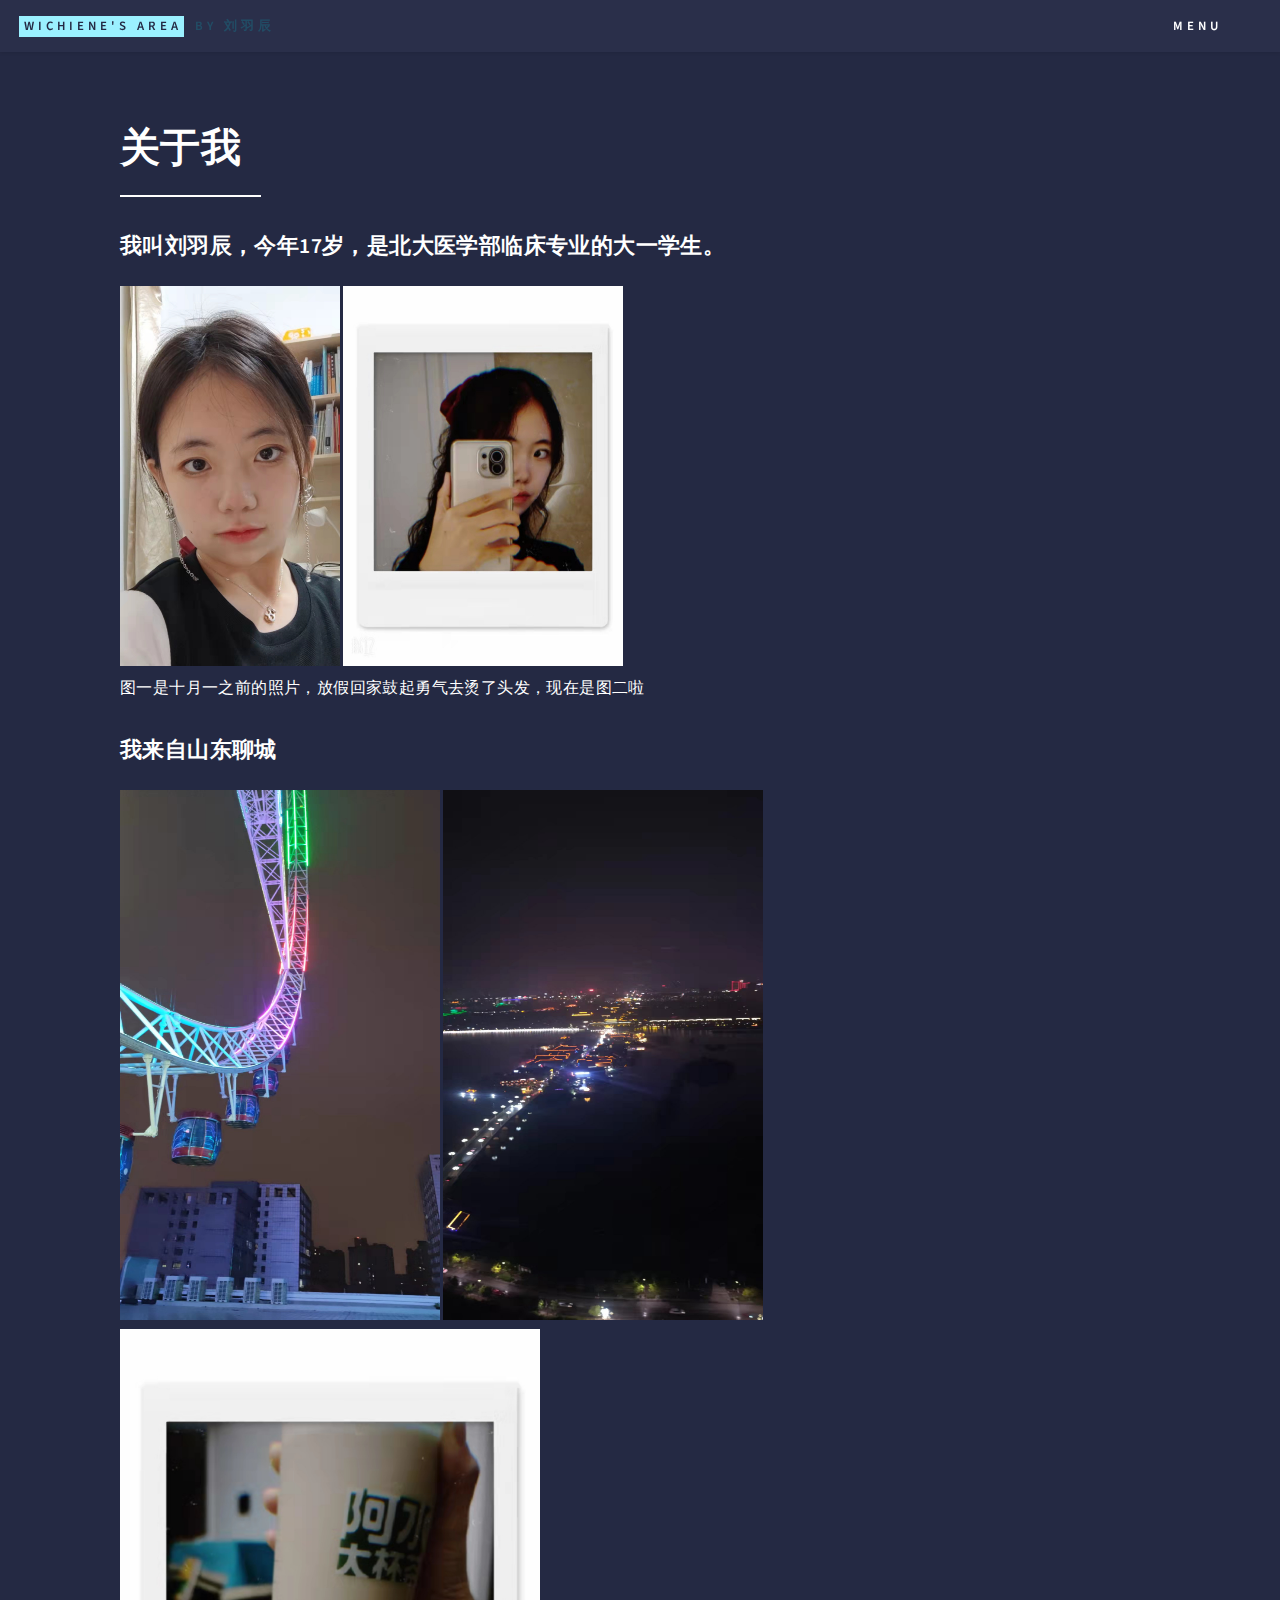
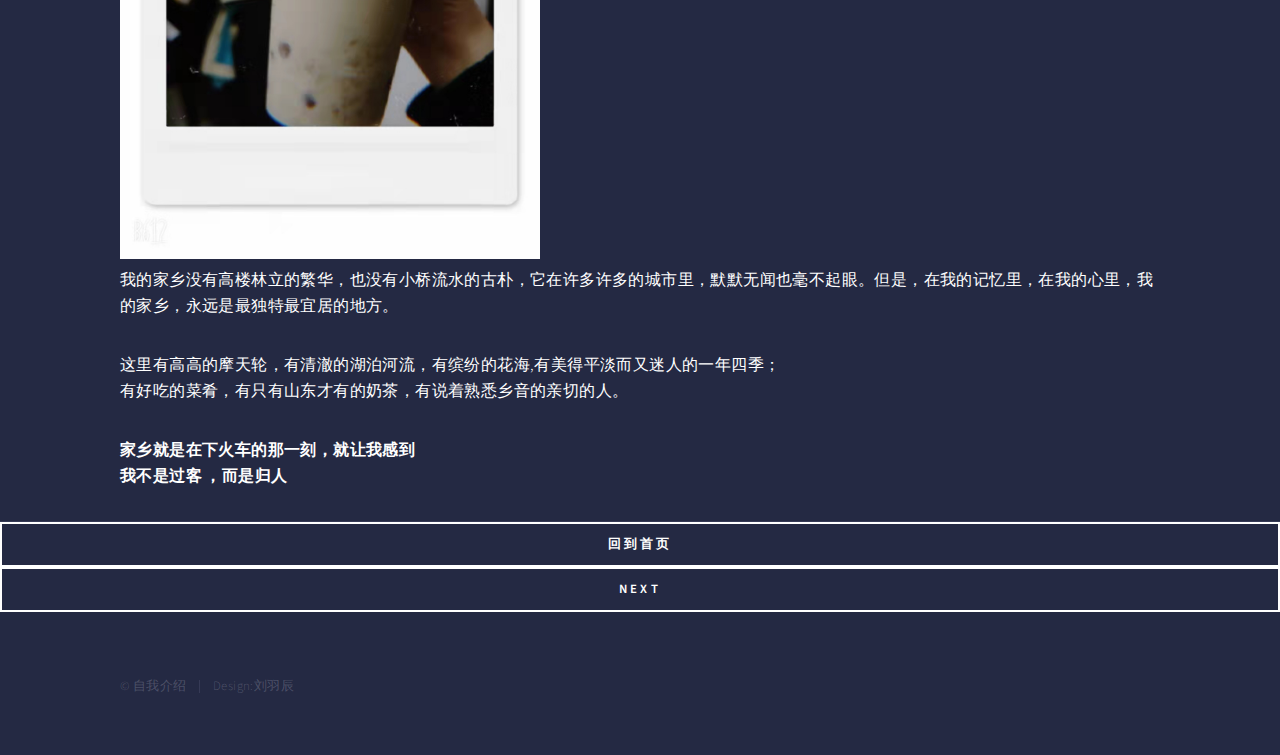
<file: AboutMe.html>
<!DOCTYPE HTML>

<html>
	<head>
		<title>About Me</title>
		<meta charset="utf-8" />
		<meta name="viewport" content="width=device-width, initial-scale=1, user-scalable=no" />
		<link rel="stylesheet" href="mainnn.css" />
		<noscript><link rel="stylesheet" href="noscript.css" /></noscript>
	</head>
	<body class="is-preload">

		<!-- Wrapper -->
			<div id="wrapper">

				<!-- Header -->
					<header id="header">
						<a href="index.html" class="logo"><strong>Wichiene's area</strong> <span>by 刘羽辰</span></a>
						<nav>
							<a href="#menu">Menu</a>
						</nav>
					</header>

				<!-- Menu -->
					<nav id="menu">
						<ul class="links">
							<li><a href="index.html">回到首页</a></li>
							<li><a href="AboutME.html">About me</a></li>
							<li><a href="MyMajor.html">My major</a></li>
							<li><a href="MyLife.html">My life</a></li>
						</ul>
						<ul class="actions stacked">
							<li><a href="#" class="button primary fit">Get Started</a></li>
							<li><a href="#" class="button fit">Log In</a></li>
						</ul>
					</nav>

				<!-- Main -->
					<div id="main" class="alt">

						<!-- One -->
							<section id="one">
								<div class="inner">
									<header class="major">
										<h1>关于我</h1>
									</header>

									<!-- Content -->
										
										<h3>我叫刘羽辰，今年17岁，是北大医学部临床专业的大一学生。</h3>
										<img src="photo1.jpg" alt="我的照片" width="220" height="380"/>
										<img src="photo2.jpg" alt="我的照片"width="280" height="380" />
										<p>图一是十月一之前的照片，放假回家鼓起勇气去烫了头发，现在是图二啦</p>
											
												<h3>我来自山东聊城</h3>
												<img src="photo3.jpg" alt="家乡的摩天轮" width="320" height="530"/>						
												<img src="photo4.jpg" alt="家乡的夜景" width="320" height="530"/>
												<img src="photo5.jpg" alt="家乡的奶茶" width="420" height="530"/>
												<p>我的家乡没有高楼林立的繁华，也没有小桥流水的古朴，它在许多许多的城市里，默默无闻也毫不起眼。但是，在我的记忆里，在我的心里，我的家乡，永远是最独特最宜居的地方。</p>
												<p>这里有高高的摩天轮，有清澈的湖泊河流，有缤纷的花海,有美得平淡而又迷人的一年四季；</br>有好吃的菜肴，有只有山东才有的奶茶，有说着熟悉乡音的亲切的人。</p>
												<b>家乡就是在下火车的那一刻，就让我感到<br/>我不是过客 ，而是归人</b>
								

								</div>
							</section>

					</div>
					<div >
							<a href="index.html"class="button fit ">回到首页</a>
							<a href="MyMajor.html"class="button fit ">NEXT</a>
							</div>
					<!-- Footer -->
					<footer id="footer">
						<div class="inner">
							<ul class="copyright">
								<li>&copy; 自我介绍</li><li>Design:刘羽辰</li>
							</ul>
						</div>
					</footer>
		<!-- Scripts -->
			<script src="jquery.min.js"></script>
			<script src="jquery.scrolly.min.js"></script>
			<script src="jquery.scrollex.min.js"></script>
			<script src="browser.min.js"></script>
			<script src="breakpoints.min.js"></script>
			<script src="util.js"></script>
			<script src="main.js"></script>

	</body>
</html>
</file>
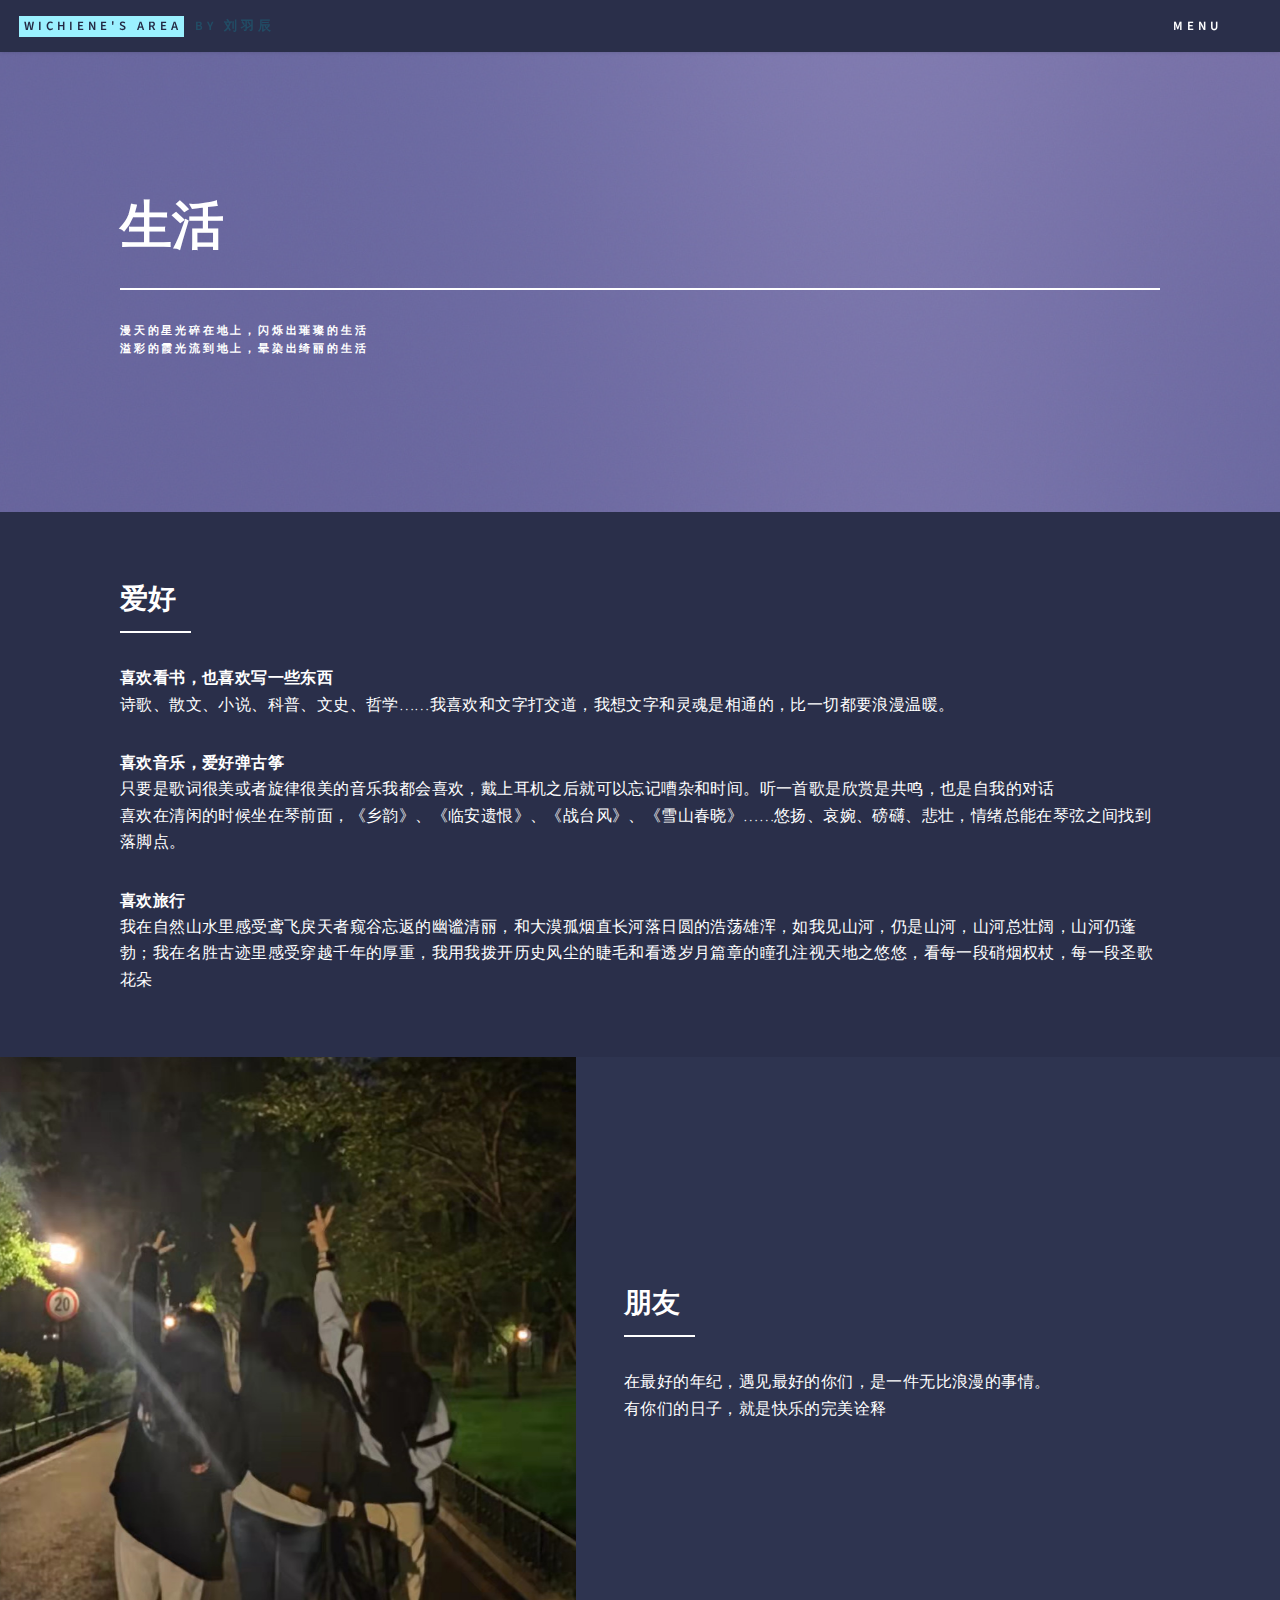
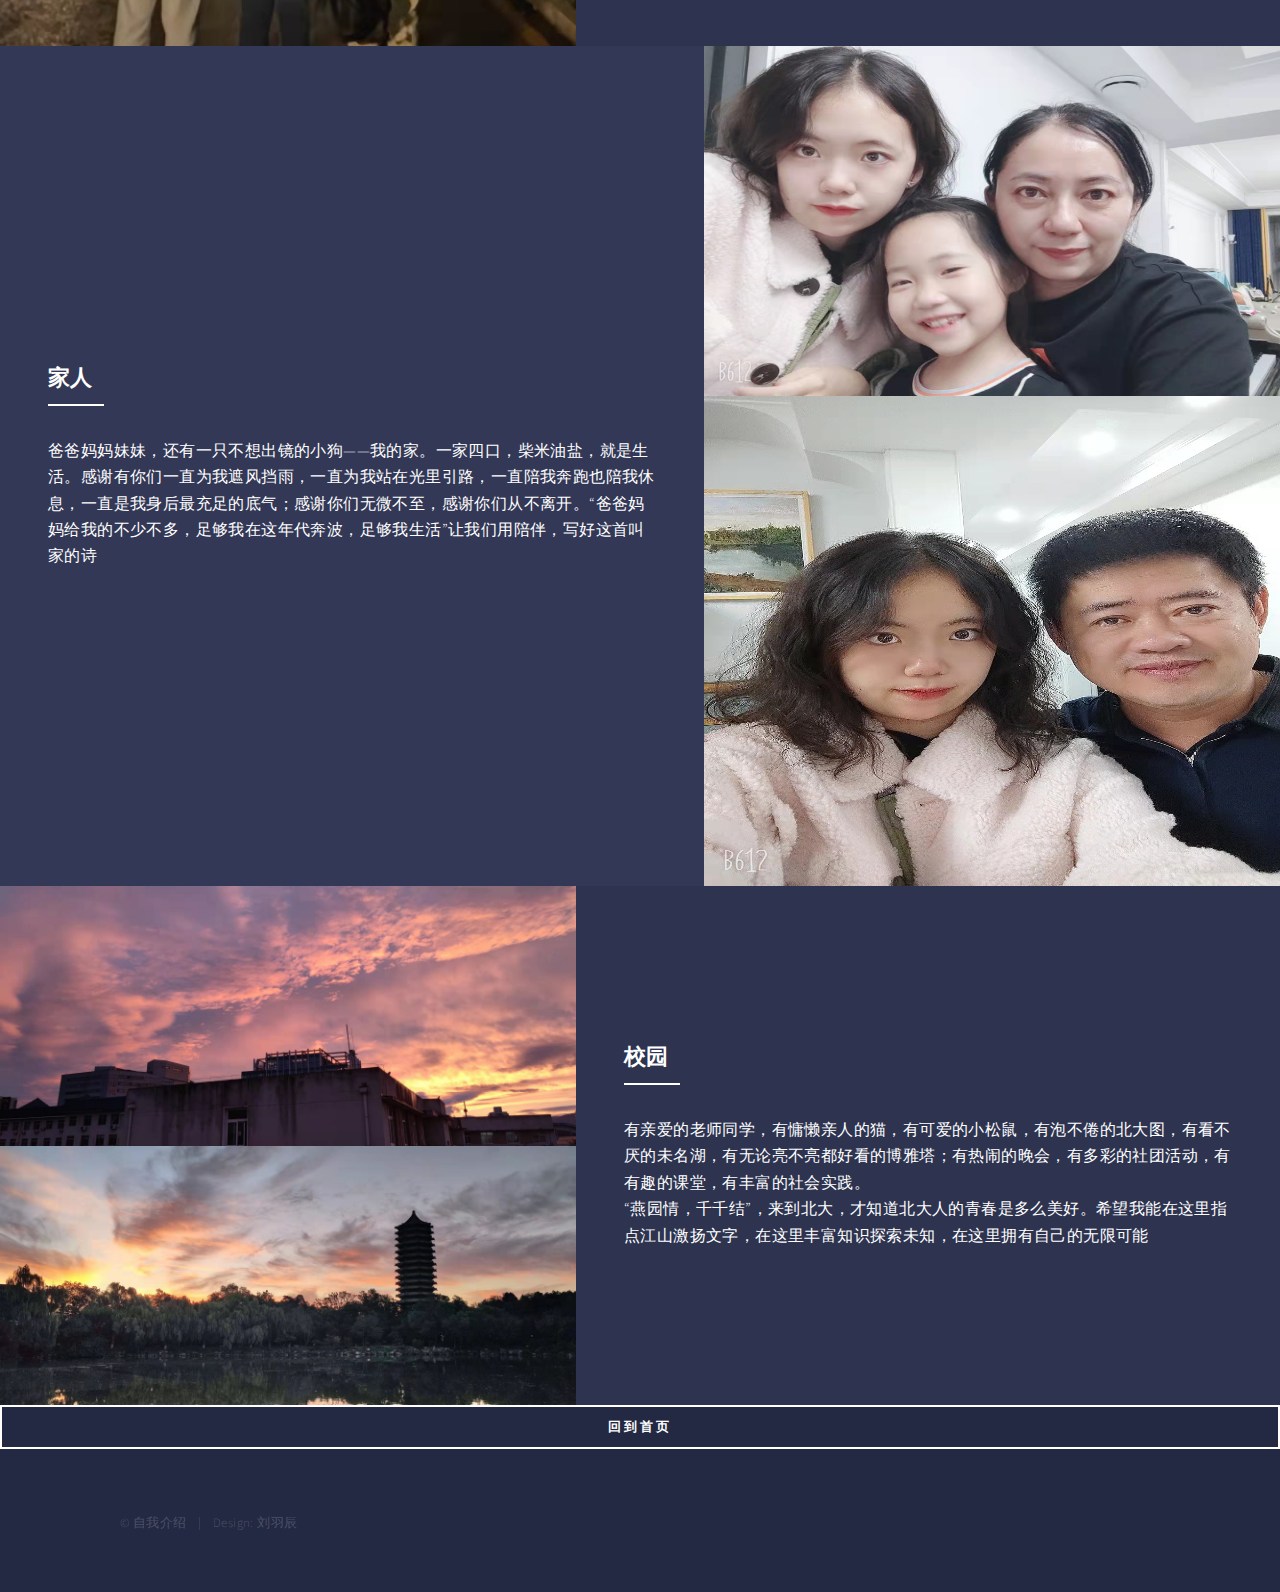
<file: MyLife.html>
<!DOCTYPE HTML>
<!--
	Forty by HTML5 UP
	html5up.net | @ajlkn
	Free for personal and commercial use under the CCA 3.0 license (html5up.net/license)
-->
<html>
	<head>
		<title>My life</title>
		<meta charset="utf-8" />
		<meta name="viewport" content="width=device-width, initial-scale=1, user-scalable=no" />
		<link rel="stylesheet" href="mainnn.css" />
		<noscript><link rel="stylesheet" href="noscript.css" /></noscript>
	</head>
	<body class="is-preload">

		<!-- Wrapper -->
			<div id="wrapper">

				<header id="header">
						<a href="index.html" class="logo"><strong>Wichiene's area</strong> <span>by 刘羽辰</span></a>
						<nav>
							<a href="#menu">Menu</a>
						</nav>
					</header>

				<!-- Menu -->
					<nav id="menu">
						<ul class="links">
							<li><a href="index.html">回到首页</a></li>
							<li><a href="AboutME.html">About me</a></li>
							<li><a href="MyMajor.html">My major</a></li>
							<li><a href="MyLife.html">My life</a></li>
						</ul>
						<ul class="actions stacked">
							<li><a href="#" class="button primary fit">Get Started</a></li>
							<li><a href="#" class="button fit">Log In</a></li>
						</ul>
					</nav>


				<!-- Banner -->
				<!-- Note: The "styleN" class below should match that of the header element. -->
					<section id="banner" class="style2">
						<div class="inner">
							<span class="image">
								<img src="pic07.jpg" alt="" />
							</span>
							<header class="major">
								<h1>生活</h1>
							</header>
							<div class="content">
								<p><b>漫天的星光碎在地上，闪烁出璀璨的生活</br>溢彩的霞光流到地上，晕染出绮丽的生活</b></p>
							</div>
						</div>
					</section>

				<!-- Main -->
					<div id="main">

						<!-- One -->
							<section id="one">
								<div class="inner">
									<header class="major">
										<h2>爱好</h2>
									</header>
									<p><b>喜欢看书，也喜欢写一些东西</b></br>诗歌、散文、小说、科普、文史、哲学……我喜欢和文字打交道，我想文字和灵魂是相通的，比一切都要浪漫温暖。</p>

									<p><b>喜欢音乐，爱好弹古筝</b></br>只要是歌词很美或者旋律很美的音乐我都会喜欢，戴上耳机之后就可以忘记嘈杂和时间。听一首歌是欣赏是共鸣，也是自我的对话</br>喜欢在清闲的时候坐在琴前面，《乡韵》、《临安遗恨》、《战台风》、《雪山春晓》……悠扬、哀婉、磅礴、悲壮，情绪总能在琴弦之间找到落脚点。</p>
									<p><b>喜欢旅行</b></br>我在自然山水里感受鸢飞戾天者窥谷忘返的幽谧清丽，和大漠孤烟直长河落日圆的浩荡雄浑，如我见山河，仍是山河，山河总壮阔，山河仍蓬勃；我在名胜古迹里感受穿越千年的厚重，我用我拨开历史风尘的睫毛和看透岁月篇章的瞳孔注视天地之悠悠，看每一段硝烟权杖，每一段圣歌花朵</p>
								</div>
							</section>

						<!-- Two -->
							<section id="two" class="spotlights">
								<section>
									<a href="generic.html" class="image">
										<img src="photo6.png" alt="" data-position="center center" />
									</a>
									<div class="content">
										<div class="inner">
											<header class="major">
												<h2>朋友</h2>
											</header>
											<p>在最好的年纪，遇见最好的你们，是一件无比浪漫的事情。</br>有你们的日子，就是快乐的完美诠释</p>
										</div>
									</div>
								</section>
								<section>
									<a href="generic.html" class="image">
										<img src="photo8.jpg" alt="" data-position="top center" width="30"height="350"/>
										<img src="photo7.jpg" alt="" data-position="top center" width="30"height="490"/>

									</a>
									<div class="content">
										<div class="inner">
											<header class="major">
												<h3>家人</h3>
											</header>
											<p>爸爸妈妈妹妹，还有一只不想出镜的小狗——我的家。一家四口，柴米油盐，就是生活。感谢有你们一直为我遮风挡雨，一直为我站在光里引路，一直陪我奔跑也陪我休息，一直是我身后最充足的底气；感谢你们无微不至，感谢你们从不离开。“爸爸妈妈给我的不少不多，足够我在这年代奔波，足够我生活”让我们用陪伴，写好这首叫家的诗</p>
											
										</div>
									</div>
								</section>
								<section>
									<a href="generic.html" class="image">
										<img src="photo9.jpg" alt="" data-position="25% 25%" />
										<img src="photo10.jpg" alt="" data-position="25% 25%" />
									</a>
									<div class="content">
										<div class="inner">
											<header class="major">
												<h3>校园</h3>
											</header>
											<p>有亲爱的老师同学，有慵懒亲人的猫，有可爱的小松鼠，有泡不倦的北大图，有看不厌的未名湖，有无论亮不亮都好看的博雅塔；有热闹的晚会，有多彩的社团活动，有有趣的课堂，有丰富的社会实践。</br>“燕园情，千千结”，来到北大，才知道北大人的青春是多么美好。希望我能在这里指点江山激扬文字，在这里丰富知识探索未知，在这里拥有自己的无限可能</p>
											
										</div>
									</div>
								</section>
							</section>

						
					</div>

				<div>
							<a href="index.html"class="button  fit">回到首页</a>
							
							</div>
			<!-- Footer -->
					<footer id="footer">
						<div class="inner">
							<ul class="copyright">
								<li>&copy; 自我介绍</li><li>Design: 刘羽辰</li>
							</ul>
						</div>
					</footer>
				

			</div>

		<!-- Scripts -->
			<script src="jquery.min.js"></script>
			<script src="jquery.scrolly.min.js"></script>
			<script src="jquery.scrollex.min.js"></script>
			<script src="browser.min.js"></script>
			<script src="breakpoints.min.js"></script>
			<script src="util.js"></script>
			<script src="main.js"></script>

	</body>
</html>
</file>
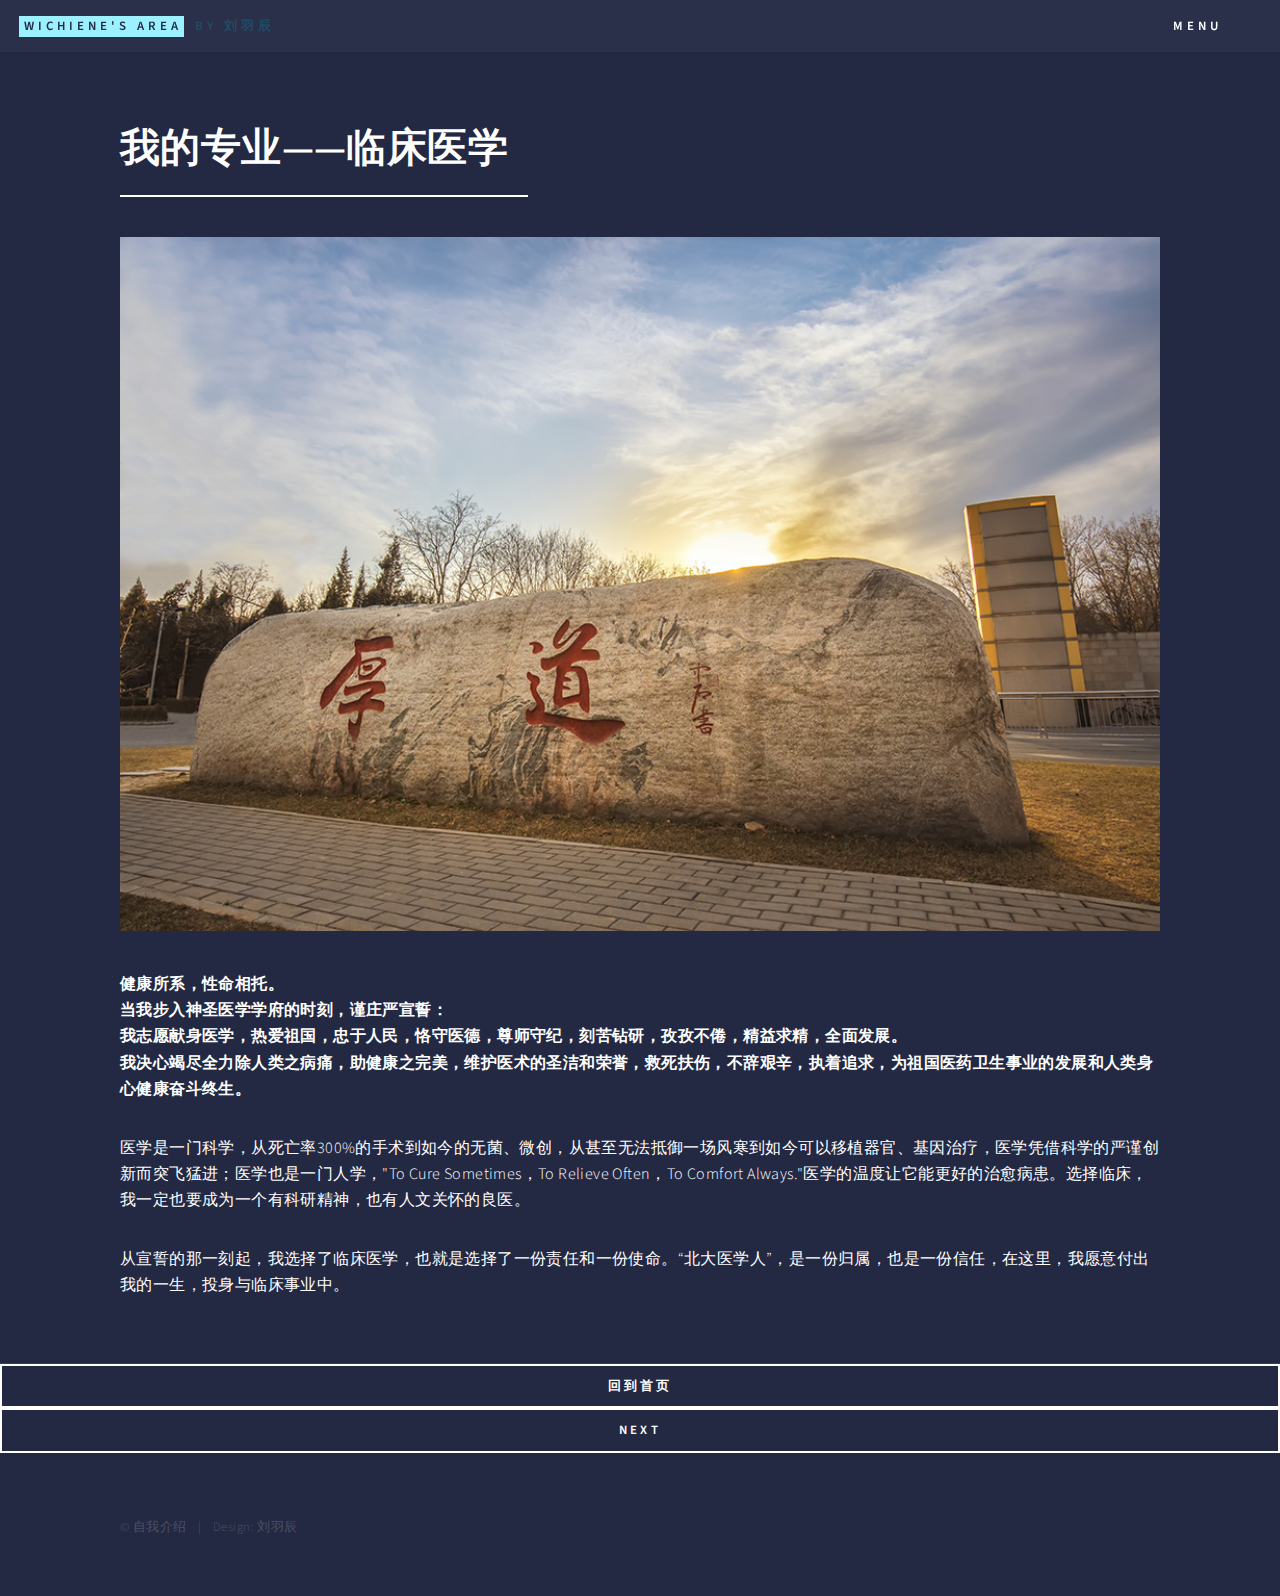
<file: MyMajor.html>
<!DOCTYPE HTML>

<html>
	<head>
		<title>My major</title>
		<meta charset="utf-8" />
		<meta name="viewport" content="width=device-width, initial-scale=1, user-scalable=no" />
		<link rel="stylesheet" href="mainnn.css" />
		<noscript><link rel="stylesheet" href="noscript.css" /></noscript>
	</head>
	<body class="is-preload">

		<!-- Wrapper -->
			<div id="wrapper">

				<!-- Header -->
					<header id="header">
						<a href="index.html" class="logo"><strong>Wichiene's area</strong> <span>by 刘羽辰</span></a>
						<nav>
							<a href="#menu">Menu</a>
						</nav>
					</header>

				<!-- Menu -->
					<nav id="menu">
						<ul class="links">
							<li><a href="index.html">回到首页</a></li>
							<li><a href="AboutME.html">About me</a></li>
							<li><a href="MyMajor.html">My major</a></li>
							<li><a href="MyLife.html">My life</a></li>
						</ul>
						<ul class="actions stacked">
							<li><a href="#" class="button primary fit">Get Started</a></li>
							<li><a href="#" class="button fit">Log In</a></li>
						</ul>
					</nav>


				<!-- Main -->
					<div id="main" class="alt">

						<!-- One -->
							<section id="one">
								<div class="inner">
									<header class="major">
										<h1>我的专业——临床医学</h1>
									</header>
									<span class="image main"><img src="photo11.jpg" alt="" /></span>
									<p><b>
										健康所系，性命相托。</br>
										当我步入神圣医学学府的时刻，谨庄严宣誓：</br>
										我志愿献身医学，热爱祖国，忠于人民，恪守医德，尊师守纪，刻苦钻研，孜孜不倦，精益求精，全面发展。</br>
										我决心竭尽全力除人类之病痛，助健康之完美，维护医术的圣洁和荣誉，救死扶伤，不辞艰辛，执着追求，为祖国医药卫生事业的发展和人类身心健康奋斗终生。</b></p>
									<p>
										医学是一门科学，从死亡率300%的手术到如今的无菌、微创，从甚至无法抵御一场风寒到如今可以移植器官、基因治疗，医学凭借科学的严谨创新而突飞猛进；医学也是一门人学，"To Cure Sometimes，To Relieve Often，To Comfort Always."医学的温度让它能更好的治愈病患。选择临床，我一定也要成为一个有科研精神，也有人文关怀的良医。</p>
									<p>
										从宣誓的那一刻起，我选择了临床医学，也就是选择了一份责任和一份使命。“北大医学人”，是一份归属，也是一份信任，在这里，我愿意付出我的一生，投身与临床事业中。
									</p>
									
								</div>
							</section>

					</div>
					<div>
							<a href="index.html"class="button  fit">回到首页</a>
							<a href="MyLife.html"class="button  fit">NEXT</a>
					</div>
				<!-- Footer -->
					<footer id="footer">
						<div class="inner">
							<ul class="copyright">
								<li>&copy; 自我介绍</li><li>Design: 刘羽辰</li>
							</ul>
						</div>
					</footer>

		<!-- Scripts -->
			<script src="jquery.min.js"></script>
			<script src="jquery.scrolly.min.js"></script>
			<script src="jquery.scrollex.min.js"></script>
			<script src="browser.min.js"></script>
			<script src="breakpoints.min.js"></script>
			<script src="util.js"></script>
			<script src="main.js"></script>

	</body>
</html>
</file>
<file: noscript.css>
/*
	Forty by HTML5 UP
	html5up.net | @ajlkn
	Free for personal and commercial use under the CCA 3.0 license (html5up.net/license)
*/

/* Banner */

	body.is-preload #banner:after {
		opacity: 0.85;
	}

	body.is-preload #banner > .inner {
		-moz-filter: none;
		-webkit-filter: none;
		-ms-filter: none;
		filter: none;
		-moz-transform: none;
		-webkit-transform: none;
		-ms-transform: none;
		transform: none;
		opacity: 1;
	}
</file>
<file: mainnn.css>
@import url(fontawesome-all.min.css);
@import url("https://fonts.googleapis.com/css?family=Source+Sans+Pro:300,300italic,600,600italic");

/*
	Forty by HTML5 UP
	html5up.net | @ajlkn
	Free for personal and commercial use under the CCA 3.0 license (html5up.net/license)
*/

html, body, div, span, applet, object,
iframe, h1, h2, h3, h4, h5, h6, p, blockquote,
pre, a, abbr, acronym, address, big, cite,
code, del, dfn, em, img, ins, kbd, q, s, samp,
small, strike, strong, sub, sup, tt, var, b,
u, i, center, dl, dt, dd, ol, ul, li, fieldset,
form, label, legend, table, caption, tbody,
tfoot, thead, tr, th, td, article, aside,
canvas, details, embed, figure, figcaption,
footer, header, hgroup, menu, nav, output, ruby,
section, summary, time, mark, audio, video {
	margin: 0;
	padding: 0;
	border: 0;
	font-size: 100%;
	font: inherit;
	vertical-align: baseline;}

article, aside, details, figcaption, figure,
footer, header, hgroup, menu, nav, section {
	display: block;}

body {
	line-height: 1;
}

ol, ul {
	list-style: none;
}

blockquote, q {
	quotes: none;
}

	blockquote:before, blockquote:after, q:before, q:after {
		content: '';
		content: none;
	}

table {
	border-collapse: collapse;
	border-spacing: 0;
}

body {
	-webkit-text-size-adjust: none;
}

mark {
	background-color: transparent;
	color: inherit;
}

input::-moz-focus-inner {
	border: 0;
	padding: 0;
}

input, select, textarea {
	-moz-appearance: none;
	-webkit-appearance: none;
	-ms-appearance: none;
	appearance: none;
}

/* Basic */

	@-ms-viewport {
		width: device-width;
	}

	body {
		-ms-overflow-style: scrollbar;
	}

	@media screen and (max-width: 480px) {

		html, body {
			min-width: 320px;
		}

	}

	html {
		box-sizing: border-box;
	}

	*, *:before, *:after {
		box-sizing: inherit;
	}

	body {
		background: #242943;
	}

		body.is-preload *, body.is-preload *:before, body.is-preload *:after {
			-moz-animation: none !important;
			-webkit-animation: none !important;
			-ms-animation: none !important;
			animation: none !important;
			-moz-transition: none !important;
			-webkit-transition: none !important;
			-ms-transition: none !important;
			transition: none !important;
		}

/* Type */

	body, input, select, textarea {
		color: #ffffff;
		font-family: "Source Sans Pro", Helvetica, sans-serif;
		font-size: 17pt;
		font-weight: 300;
		letter-spacing: 0.025em;
		line-height: 1.65;
	}

		@media screen and (max-width: 1680px) {

			body, input, select, textarea {
				font-size: 14pt;
			}

		}

		@media screen and (max-width: 1280px) {

			body, input, select, textarea {
				font-size: 12pt;
			}

		}

		@media screen and (max-width: 360px) {

			body, input, select, textarea {
				font-size: 11pt;
			}

		}

	a {
		-moz-transition: color 0.2s ease-in-out, border-bottom-color 0.2s ease-in-out;
		-webkit-transition: color 0.2s ease-in-out, border-bottom-color 0.2s ease-in-out;
		-ms-transition: color 0.2s ease-in-out, border-bottom-color 0.2s ease-in-out;
		transition: color 0.2s ease-in-out, border-bottom-color 0.2s ease-in-out;
		border-bottom: dotted 1px;
		color: inherit;
		text-decoration: none;
	}

		a:hover {
			border-bottom-color: transparent;
			color: rgba(0, 196, 210,0.2);
		}

		a:active {
			color: rgba(148, 152, 233,0.2); !important;
		}

	strong, b {
		color: #ffffff;
		font-weight: 600;
	}

	em, i {
		font-style: italic;
	}

	p {
		margin: 0 0 2em 0;
	}

	h1, h2, h3, h4, h5, h6 {
		color: #ffffff;
		font-weight: 600;
		line-height: 1.65;
		margin: 0 0 1em 0;
	}

		h1 a, h2 a, h3 a, h4 a, h5 a, h6 a {
			color: inherit;
			border-bottom: 0;
		}

	h1 {
		font-size: 2.5em;
	}

	h2 {
		font-size: 1.75em;
	}

	h3 {
		font-size: 1.35em;
	}

	h4 {
		font-size: 1.1em;
	}

	h5 {
		font-size: 0.9em;
	}

	h6 {
		font-size: 0.7em;
	}

	@media screen and (max-width: 736px) {

		h1 {
			font-size: 2em;
		}

		h2 {
			font-size: 1.5em;
		}

		h3 {
			font-size: 1.25em;
		}

	}

	sub {
		font-size: 0.8em;
		position: relative;
		top: 0.5em;
	}

	sup {
		font-size: 0.8em;
		position: relative;
		top: -0.5em;
	}

	blockquote {
		border-left: solid 4px rgba(212, 212, 255, 0.1);
		font-style: italic;
		margin: 0 0 2em 0;
		padding: 0.5em 0 0.5em 2em;
	}

	code {
		background: rgba(212, 212, 255, 0.035);
		font-family: "Courier New", monospace;
		font-size: 0.9em;
		margin: 0 0.25em;
		padding: 0.25em 0.65em;
	}

	pre {
		-webkit-overflow-scrolling: touch;
		font-family: "Courier New", monospace;
		font-size: 0.9em;
		margin: 0 0 2em 0;
	}

		pre code {
			display: block;
			line-height: 1.75;
			padding: 1em 1.5em;
			overflow-x: auto;
		}

	hr {
		border: 0;
		border-bottom: solid 1px rgba(212, 212, 255, 0.1);
		margin: 2em 0;
	}

		hr.major {
			margin: 3em 0;
		}

	.align-left {
		text-align: left;
	}

	.align-center {
		text-align: center;
	}

	.align-right {
		text-align: right;
	}

/* Row */

	.row {
		display: flex;
		flex-wrap: wrap;
		box-sizing: border-box;
		align-items: stretch;
	}

		.row > * {
			box-sizing: border-box;
		}

		.row.gtr-uniform > * > :last-child {
			margin-bottom: 0;
		}

		.row.aln-left {
			justify-content: flex-start;
		}

		.row.aln-center {
			justify-content: center;
		}

		.row.aln-right {
			justify-content: flex-end;
		}

		.row.aln-top {
			align-items: flex-start;
		}

		.row.aln-middle {
			align-items: center;
		}

		.row.aln-bottom {
			align-items: flex-end;
		}

		.row > .imp {
			order: -1;
		}

		.row > .col-1 {
			width: 8.33333%;
		}

		.row > .off-1 {
			margin-left: 8.33333%;
		}

		.row > .col-2 {
			width: 16.66667%;
		}

		.row > .off-2 {
			margin-left: 16.66667%;
		}

		.row > .col-3 {
			width: 25%;
		}

		.row > .off-3 {
			margin-left: 25%;
		}

		.row > .col-4 {
			width: 33.33333%;
		}

		.row > .off-4 {
			margin-left: 33.33333%;
		}

		.row > .col-5 {
			width: 41.66667%;
		}

		.row > .off-5 {
			margin-left: 41.66667%;
		}

		.row > .col-6 {
			width: 50%;
		}

		.row > .off-6 {
			margin-left: 50%;
		}

		.row > .col-7 {
			width: 58.33333%;
		}

		.row > .off-7 {
			margin-left: 58.33333%;
		}

		.row > .col-8 {
			width: 66.66667%;
		}

		.row > .off-8 {
			margin-left: 66.66667%;
		}

		.row > .col-9 {
			width: 75%;
		}

		.row > .off-9 {
			margin-left: 75%;
		}

		.row > .col-10 {
			width: 83.33333%;
		}

		.row > .off-10 {
			margin-left: 83.33333%;
		}

		.row > .col-11 {
			width: 91.66667%;
		}

		.row > .off-11 {
			margin-left: 91.66667%;
		}

		.row > .col-12 {
			width: 100%;
		}

		.row > .off-12 {
			margin-left: 100%;
		}

		.row.gtr-0 {
			margin-top: 0;
			margin-left: 0em;
		}

			.row.gtr-0 > * {
				padding: 0 0 0 0em;
			}

			.row.gtr-0.gtr-uniform {
				margin-top: 0em;
			}

				.row.gtr-0.gtr-uniform > * {
					padding-top: 0em;
				}

		.row.gtr-25 {
			margin-top: 0;
			margin-left: -0.5em;
		}

			.row.gtr-25 > * {
				padding: 0 0 0 0.5em;
			}

			.row.gtr-25.gtr-uniform {
				margin-top: -0.5em;
			}

				.row.gtr-25.gtr-uniform > * {
					padding-top: 0.5em;
				}

		.row.gtr-50 {
			margin-top: 0;
			margin-left: -1em;
		}

			.row.gtr-50 > * {
				padding: 0 0 0 1em;
			}

			.row.gtr-50.gtr-uniform {
				margin-top: -1em;
			}

				.row.gtr-50.gtr-uniform > * {
					padding-top: 1em;
				}

		.row {
			margin-top: 0;
			margin-left: -2em;
		}

			.row > * {
				padding: 0 0 0 2em;
			}

			.row.gtr-uniform {
				margin-top: -2em;
			}

				.row.gtr-uniform > * {
					padding-top: 2em;
				}

		.row.gtr-150 {
			margin-top: 0;
			margin-left: -3em;
		}

			.row.gtr-150 > * {
				padding: 0 0 0 3em;
			}

			.row.gtr-150.gtr-uniform {
				margin-top: -3em;
			}

				.row.gtr-150.gtr-uniform > * {
					padding-top: 3em;
				}

		.row.gtr-200 {
			margin-top: 0;
			margin-left: -4em;
		}

			.row.gtr-200 > * {
				padding: 0 0 0 4em;
			}

			.row.gtr-200.gtr-uniform {
				margin-top: -4em;
			}

				.row.gtr-200.gtr-uniform > * {
					padding-top: 4em;
				}

		@media screen and (max-width: 1680px) {

			.row {
				display: flex;
				flex-wrap: wrap;
				box-sizing: border-box;
				align-items: stretch;
			}

				.row > * {
					box-sizing: border-box;
				}

				.row.gtr-uniform > * > :last-child {
					margin-bottom: 0;
				}

				.row.aln-left {
					justify-content: flex-start;
				}

				.row.aln-center {
					justify-content: center;
				}

				.row.aln-right {
					justify-content: flex-end;
				}

				.row.aln-top {
					align-items: flex-start;
				}

				.row.aln-middle {
					align-items: center;
				}

				.row.aln-bottom {
					align-items: flex-end;
				}

				.row > .imp-xlarge {
					order: -1;
				}

				.row > .col-1-xlarge {
					width: 8.33333%;
				}

				.row > .off-1-xlarge {
					margin-left: 8.33333%;
				}

				.row > .col-2-xlarge {
					width: 16.66667%;
				}

				.row > .off-2-xlarge {
					margin-left: 16.66667%;
				}

				.row > .col-3-xlarge {
					width: 25%;
				}

				.row > .off-3-xlarge {
					margin-left: 25%;
				}

				.row > .col-4-xlarge {
					width: 33.33333%;
				}

				.row > .off-4-xlarge {
					margin-left: 33.33333%;
				}

				.row > .col-5-xlarge {
					width: 41.66667%;
				}

				.row > .off-5-xlarge {
					margin-left: 41.66667%;
				}

				.row > .col-6-xlarge {
					width: 50%;
				}

				.row > .off-6-xlarge {
					margin-left: 50%;
				}

				.row > .col-7-xlarge {
					width: 58.33333%;
				}

				.row > .off-7-xlarge {
					margin-left: 58.33333%;
				}

				.row > .col-8-xlarge {
					width: 66.66667%;
				}

				.row > .off-8-xlarge {
					margin-left: 66.66667%;
				}

				.row > .col-9-xlarge {
					width: 75%;
				}

				.row > .off-9-xlarge {
					margin-left: 75%;
				}

				.row > .col-10-xlarge {
					width: 83.33333%;
				}

				.row > .off-10-xlarge {
					margin-left: 83.33333%;
				}

				.row > .col-11-xlarge {
					width: 91.66667%;
				}

				.row > .off-11-xlarge {
					margin-left: 91.66667%;
				}

				.row > .col-12-xlarge {
					width: 100%;
				}

				.row > .off-12-xlarge {
					margin-left: 100%;
				}

				.row.gtr-0 {
					margin-top: 0;
					margin-left: 0em;
				}

					.row.gtr-0 > * {
						padding: 0 0 0 0em;
					}

					.row.gtr-0.gtr-uniform {
						margin-top: 0em;
					}

						.row.gtr-0.gtr-uniform > * {
							padding-top: 0em;
						}

				.row.gtr-25 {
					margin-top: 0;
					margin-left: -0.5em;
				}

					.row.gtr-25 > * {
						padding: 0 0 0 0.5em;
					}

					.row.gtr-25.gtr-uniform {
						margin-top: -0.5em;
					}

						.row.gtr-25.gtr-uniform > * {
							padding-top: 0.5em;
						}

				.row.gtr-50 {
					margin-top: 0;
					margin-left: -1em;
				}

					.row.gtr-50 > * {
						padding: 0 0 0 1em;
					}

					.row.gtr-50.gtr-uniform {
						margin-top: -1em;
					}

						.row.gtr-50.gtr-uniform > * {
							padding-top: 1em;
						}

				.row {
					margin-top: 0;
					margin-left: -2em;
				}

					.row > * {
						padding: 0 0 0 2em;
					}

					.row.gtr-uniform {
						margin-top: -2em;
					}

						.row.gtr-uniform > * {
							padding-top: 2em;
						}

				.row.gtr-150 {
					margin-top: 0;
					margin-left: -3em;
				}

					.row.gtr-150 > * {
						padding: 0 0 0 3em;
					}

					.row.gtr-150.gtr-uniform {
						margin-top: -3em;
					}

						.row.gtr-150.gtr-uniform > * {
							padding-top: 3em;
						}

				.row.gtr-200 {
					margin-top: 0;
					margin-left: -4em;
				}

					.row.gtr-200 > * {
						padding: 0 0 0 4em;
					}

					.row.gtr-200.gtr-uniform {
						margin-top: -4em;
					}

						.row.gtr-200.gtr-uniform > * {
							padding-top: 4em;
						}

		}

		@media screen and (max-width: 1280px) {

			.row {
				display: flex;
				flex-wrap: wrap;
				box-sizing: border-box;
				align-items: stretch;
			}

				.row > * {
					box-sizing: border-box;
				}

				.row.gtr-uniform > * > :last-child {
					margin-bottom: 0;
				}

				.row.aln-left {
					justify-content: flex-start;
				}

				.row.aln-center {
					justify-content: center;
				}

				.row.aln-right {
					justify-content: flex-end;
				}

				.row.aln-top {
					align-items: flex-start;
				}

				.row.aln-middle {
					align-items: center;
				}

				.row.aln-bottom {
					align-items: flex-end;
				}

				.row > .imp-large {
					order: -1;
				}

				.row > .col-1-large {
					width: 8.33333%;
				}

				.row > .off-1-large {
					margin-left: 8.33333%;
				}

				.row > .col-2-large {
					width: 16.66667%;
				}

				.row > .off-2-large {
					margin-left: 16.66667%;
				}

				.row > .col-3-large {
					width: 25%;
				}

				.row > .off-3-large {
					margin-left: 25%;
				}

				.row > .col-4-large {
					width: 33.33333%;
				}

				.row > .off-4-large {
					margin-left: 33.33333%;
				}

				.row > .col-5-large {
					width: 41.66667%;
				}

				.row > .off-5-large {
					margin-left: 41.66667%;
				}

				.row > .col-6-large {
					width: 50%;
				}

				.row > .off-6-large {
					margin-left: 50%;
				}

				.row > .col-7-large {
					width: 58.33333%;
				}

				.row > .off-7-large {
					margin-left: 58.33333%;
				}

				.row > .col-8-large {
					width: 66.66667%;
				}

				.row > .off-8-large {
					margin-left: 66.66667%;
				}

				.row > .col-9-large {
					width: 75%;
				}

				.row > .off-9-large {
					margin-left: 75%;
				}

				.row > .col-10-large {
					width: 83.33333%;
				}

				.row > .off-10-large {
					margin-left: 83.33333%;
				}

				.row > .col-11-large {
					width: 91.66667%;
				}

				.row > .off-11-large {
					margin-left: 91.66667%;
				}

				.row > .col-12-large {
					width: 100%;
				}

				.row > .off-12-large {
					margin-left: 100%;
				}

				.row.gtr-0 {
					margin-top: 0;
					margin-left: 0em;
				}

					.row.gtr-0 > * {
						padding: 0 0 0 0em;
					}

					.row.gtr-0.gtr-uniform {
						margin-top: 0em;
					}

						.row.gtr-0.gtr-uniform > * {
							padding-top: 0em;
						}

				.row.gtr-25 {
					margin-top: 0;
					margin-left: -0.375em;
				}

					.row.gtr-25 > * {
						padding: 0 0 0 0.375em;
					}

					.row.gtr-25.gtr-uniform {
						margin-top: -0.375em;
					}

						.row.gtr-25.gtr-uniform > * {
							padding-top: 0.375em;
						}

				.row.gtr-50 {
					margin-top: 0;
					margin-left: -0.75em;
				}

					.row.gtr-50 > * {
						padding: 0 0 0 0.75em;
					}

					.row.gtr-50.gtr-uniform {
						margin-top: -0.75em;
					}

						.row.gtr-50.gtr-uniform > * {
							padding-top: 0.75em;
						}

				.row {
					margin-top: 0;
					margin-left: -1.5em;
				}

					.row > * {
						padding: 0 0 0 1.5em;
					}

					.row.gtr-uniform {
						margin-top: -1.5em;
					}

						.row.gtr-uniform > * {
							padding-top: 1.5em;
						}

				.row.gtr-150 {
					margin-top: 0;
					margin-left: -2.25em;
				}

					.row.gtr-150 > * {
						padding: 0 0 0 2.25em;
					}

					.row.gtr-150.gtr-uniform {
						margin-top: -2.25em;
					}

						.row.gtr-150.gtr-uniform > * {
							padding-top: 2.25em;
						}

				.row.gtr-200 {
					margin-top: 0;
					margin-left: -3em;
				}

					.row.gtr-200 > * {
						padding: 0 0 0 3em;
					}

					.row.gtr-200.gtr-uniform {
						margin-top: -3em;
					}

						.row.gtr-200.gtr-uniform > * {
							padding-top: 3em;
						}

		}

		@media screen and (max-width: 980px) {

			.row {
				display: flex;
				flex-wrap: wrap;
				box-sizing: border-box;
				align-items: stretch;
			}

				.row > * {
					box-sizing: border-box;
				}

				.row.gtr-uniform > * > :last-child {
					margin-bottom: 0;
				}

				.row.aln-left {
					justify-content: flex-start;
				}

				.row.aln-center {
					justify-content: center;
				}

				.row.aln-right {
					justify-content: flex-end;
				}

				.row.aln-top {
					align-items: flex-start;
				}

				.row.aln-middle {
					align-items: center;
				}

				.row.aln-bottom {
					align-items: flex-end;
				}

				.row > .imp-medium {
					order: -1;
				}

				.row > .col-1-medium {
					width: 8.33333%;
				}

				.row > .off-1-medium {
					margin-left: 8.33333%;
				}

				.row > .col-2-medium {
					width: 16.66667%;
				}

				.row > .off-2-medium {
					margin-left: 16.66667%;
				}

				.row > .col-3-medium {
					width: 25%;
				}

				.row > .off-3-medium {
					margin-left: 25%;
				}

				.row > .col-4-medium {
					width: 33.33333%;
				}

				.row > .off-4-medium {
					margin-left: 33.33333%;
				}

				.row > .col-5-medium {
					width: 41.66667%;
				}

				.row > .off-5-medium {
					margin-left: 41.66667%;
				}

				.row > .col-6-medium {
					width: 50%;
				}

				.row > .off-6-medium {
					margin-left: 50%;
				}

				.row > .col-7-medium {
					width: 58.33333%;
				}

				.row > .off-7-medium {
					margin-left: 58.33333%;
				}

				.row > .col-8-medium {
					width: 66.66667%;
				}

				.row > .off-8-medium {
					margin-left: 66.66667%;
				}

				.row > .col-9-medium {
					width: 75%;
				}

				.row > .off-9-medium {
					margin-left: 75%;
				}

				.row > .col-10-medium {
					width: 83.33333%;
				}

				.row > .off-10-medium {
					margin-left: 83.33333%;
				}

				.row > .col-11-medium {
					width: 91.66667%;
				}

				.row > .off-11-medium {
					margin-left: 91.66667%;
				}

				.row > .col-12-medium {
					width: 100%;
				}

				.row > .off-12-medium {
					margin-left: 100%;
				}

				.row.gtr-0 {
					margin-top: 0;
					margin-left: 0em;
				}

					.row.gtr-0 > * {
						padding: 0 0 0 0em;
					}

					.row.gtr-0.gtr-uniform {
						margin-top: 0em;
					}

						.row.gtr-0.gtr-uniform > * {
							padding-top: 0em;
						}

				.row.gtr-25 {
					margin-top: 0;
					margin-left: -0.375em;
				}

					.row.gtr-25 > * {
						padding: 0 0 0 0.375em;
					}

					.row.gtr-25.gtr-uniform {
						margin-top: -0.375em;
					}

						.row.gtr-25.gtr-uniform > * {
							padding-top: 0.375em;
						}

				.row.gtr-50 {
					margin-top: 0;
					margin-left: -0.75em;
				}

					.row.gtr-50 > * {
						padding: 0 0 0 0.75em;
					}

					.row.gtr-50.gtr-uniform {
						margin-top: -0.75em;
					}

						.row.gtr-50.gtr-uniform > * {
							padding-top: 0.75em;
						}

				.row {
					margin-top: 0;
					margin-left: -1.5em;
				}

					.row > * {
						padding: 0 0 0 1.5em;
					}

					.row.gtr-uniform {
						margin-top: -1.5em;
					}

						.row.gtr-uniform > * {
							padding-top: 1.5em;
						}

				.row.gtr-150 {
					margin-top: 0;
					margin-left: -2.25em;
				}

					.row.gtr-150 > * {
						padding: 0 0 0 2.25em;
					}

					.row.gtr-150.gtr-uniform {
						margin-top: -2.25em;
					}

						.row.gtr-150.gtr-uniform > * {
							padding-top: 2.25em;
						}

				.row.gtr-200 {
					margin-top: 0;
					margin-left: -3em;
				}

					.row.gtr-200 > * {
						padding: 0 0 0 3em;
					}

					.row.gtr-200.gtr-uniform {
						margin-top: -3em;
					}

						.row.gtr-200.gtr-uniform > * {
							padding-top: 3em;
						}

		}

		@media screen and (max-width: 736px) {

			.row {
				display: flex;
				flex-wrap: wrap;
				box-sizing: border-box;
				align-items: stretch;
			}

				.row > * {
					box-sizing: border-box;
				}

				.row.gtr-uniform > * > :last-child {
					margin-bottom: 0;
				}

				.row.aln-left {
					justify-content: flex-start;
				}

				.row.aln-center {
					justify-content: center;
				}

				.row.aln-right {
					justify-content: flex-end;
				}

				.row.aln-top {
					align-items: flex-start;
				}

				.row.aln-middle {
					align-items: center;
				}

				.row.aln-bottom {
					align-items: flex-end;
				}

				.row > .imp-small {
					order: -1;
				}

				.row > .col-1-small {
					width: 8.33333%;
				}

				.row > .off-1-small {
					margin-left: 8.33333%;
				}

				.row > .col-2-small {
					width: 16.66667%;
				}

				.row > .off-2-small {
					margin-left: 16.66667%;
				}

				.row > .col-3-small {
					width: 25%;
				}

				.row > .off-3-small {
					margin-left: 25%;
				}

				.row > .col-4-small {
					width: 33.33333%;
				}

				.row > .off-4-small {
					margin-left: 33.33333%;
				}

				.row > .col-5-small {
					width: 41.66667%;
				}

				.row > .off-5-small {
					margin-left: 41.66667%;
				}

				.row > .col-6-small {
					width: 50%;
				}

				.row > .off-6-small {
					margin-left: 50%;
				}

				.row > .col-7-small {
					width: 58.33333%;
				}

				.row > .off-7-small {
					margin-left: 58.33333%;
				}

				.row > .col-8-small {
					width: 66.66667%;
				}

				.row > .off-8-small {
					margin-left: 66.66667%;
				}

				.row > .col-9-small {
					width: 75%;
				}

				.row > .off-9-small {
					margin-left: 75%;
				}

				.row > .col-10-small {
					width: 83.33333%;
				}

				.row > .off-10-small {
					margin-left: 83.33333%;
				}

				.row > .col-11-small {
					width: 91.66667%;
				}

				.row > .off-11-small {
					margin-left: 91.66667%;
				}

				.row > .col-12-small {
					width: 100%;
				}

				.row > .off-12-small {
					margin-left: 100%;
				}

				.row.gtr-0 {
					margin-top: 0;
					margin-left: 0em;
				}

					.row.gtr-0 > * {
						padding: 0 0 0 0em;
					}

					.row.gtr-0.gtr-uniform {
						margin-top: 0em;
					}

						.row.gtr-0.gtr-uniform > * {
							padding-top: 0em;
						}

				.row.gtr-25 {
					margin-top: 0;
					margin-left: -0.3125em;
				}

					.row.gtr-25 > * {
						padding: 0 0 0 0.3125em;
					}

					.row.gtr-25.gtr-uniform {
						margin-top: -0.3125em;
					}

						.row.gtr-25.gtr-uniform > * {
							padding-top: 0.3125em;
						}

				.row.gtr-50 {
					margin-top: 0;
					margin-left: -0.625em;
				}

					.row.gtr-50 > * {
						padding: 0 0 0 0.625em;
					}

					.row.gtr-50.gtr-uniform {
						margin-top: -0.625em;
					}

						.row.gtr-50.gtr-uniform > * {
							padding-top: 0.625em;
						}

				.row {
					margin-top: 0;
					margin-left: -1.25em;
				}

					.row > * {
						padding: 0 0 0 1.25em;
					}

					.row.gtr-uniform {
						margin-top: -1.25em;
					}

						.row.gtr-uniform > * {
							padding-top: 1.25em;
						}

				.row.gtr-150 {
					margin-top: 0;
					margin-left: -1.875em;
				}

					.row.gtr-150 > * {
						padding: 0 0 0 1.875em;
					}

					.row.gtr-150.gtr-uniform {
						margin-top: -1.875em;
					}

						.row.gtr-150.gtr-uniform > * {
							padding-top: 1.875em;
						}

				.row.gtr-200 {
					margin-top: 0;
					margin-left: -2.5em;
				}

					.row.gtr-200 > * {
						padding: 0 0 0 2.5em;
					}

					.row.gtr-200.gtr-uniform {
						margin-top: -2.5em;
					}

						.row.gtr-200.gtr-uniform > * {
							padding-top: 2.5em;
						}

		}

		@media screen and (max-width: 480px) {

			.row {
				display: flex;
				flex-wrap: wrap;
				box-sizing: border-box;
				align-items: stretch;
			}

				.row > * {
					box-sizing: border-box;
				}

				.row.gtr-uniform > * > :last-child {
					margin-bottom: 0;
				}

				.row.aln-left {
					justify-content: flex-start;
				}

				.row.aln-center {
					justify-content: center;
				}

				.row.aln-right {
					justify-content: flex-end;
				}

				.row.aln-top {
					align-items: flex-start;
				}

				.row.aln-middle {
					align-items: center;
				}

				.row.aln-bottom {
					align-items: flex-end;
				}

				.row > .imp-xsmall {
					order: -1;
				}

				.row > .col-1-xsmall {
					width: 8.33333%;
				}

				.row > .off-1-xsmall {
					margin-left: 8.33333%;
				}

				.row > .col-2-xsmall {
					width: 16.66667%;
				}

				.row > .off-2-xsmall {
					margin-left: 16.66667%;
				}

				.row > .col-3-xsmall {
					width: 25%;
				}

				.row > .off-3-xsmall {
					margin-left: 25%;
				}

				.row > .col-4-xsmall {
					width: 33.33333%;
				}

				.row > .off-4-xsmall {
					margin-left: 33.33333%;
				}

				.row > .col-5-xsmall {
					width: 41.66667%;
				}

				.row > .off-5-xsmall {
					margin-left: 41.66667%;
				}

				.row > .col-6-xsmall {
					width: 50%;
				}

				.row > .off-6-xsmall {
					margin-left: 50%;
				}

				.row > .col-7-xsmall {
					width: 58.33333%;
				}

				.row > .off-7-xsmall {
					margin-left: 58.33333%;
				}

				.row > .col-8-xsmall {
					width: 66.66667%;
				}

				.row > .off-8-xsmall {
					margin-left: 66.66667%;
				}

				.row > .col-9-xsmall {
					width: 75%;
				}

				.row > .off-9-xsmall {
					margin-left: 75%;
				}

				.row > .col-10-xsmall {
					width: 83.33333%;
				}

				.row > .off-10-xsmall {
					margin-left: 83.33333%;
				}

				.row > .col-11-xsmall {
					width: 91.66667%;
				}

				.row > .off-11-xsmall {
					margin-left: 91.66667%;
				}

				.row > .col-12-xsmall {
					width: 100%;
				}

				.row > .off-12-xsmall {
					margin-left: 100%;
				}

				.row.gtr-0 {
					margin-top: 0;
					margin-left: 0em;
				}

					.row.gtr-0 > * {
						padding: 0 0 0 0em;
					}

					.row.gtr-0.gtr-uniform {
						margin-top: 0em;
					}

						.row.gtr-0.gtr-uniform > * {
							padding-top: 0em;
						}

				.row.gtr-25 {
					margin-top: 0;
					margin-left: -0.3125em;
				}

					.row.gtr-25 > * {
						padding: 0 0 0 0.3125em;
					}

					.row.gtr-25.gtr-uniform {
						margin-top: -0.3125em;
					}

						.row.gtr-25.gtr-uniform > * {
							padding-top: 0.3125em;
						}

				.row.gtr-50 {
					margin-top: 0;
					margin-left: -0.625em;
				}

					.row.gtr-50 > * {
						padding: 0 0 0 0.625em;
					}

					.row.gtr-50.gtr-uniform {
						margin-top: -0.625em;
					}

						.row.gtr-50.gtr-uniform > * {
							padding-top: 0.625em;
						}

				.row {
					margin-top: 0;
					margin-left: -1.25em;
				}

					.row > * {
						padding: 0 0 0 1.25em;
					}

					.row.gtr-uniform {
						margin-top: -1.25em;
					}

						.row.gtr-uniform > * {
							padding-top: 1.25em;
						}

				.row.gtr-150 {
					margin-top: 0;
					margin-left: -1.875em;
				}

					.row.gtr-150 > * {
						padding: 0 0 0 1.875em;
					}

					.row.gtr-150.gtr-uniform {
						margin-top: -1.875em;
					}

						.row.gtr-150.gtr-uniform > * {
							padding-top: 1.875em;
						}

				.row.gtr-200 {
					margin-top: 0;
					margin-left: -2.5em;
				}

					.row.gtr-200 > * {
						padding: 0 0 0 2.5em;
					}

					.row.gtr-200.gtr-uniform {
						margin-top: -2.5em;
					}

						.row.gtr-200.gtr-uniform > * {
							padding-top: 2.5em;
						}

		}

/* Section/Article */

	section.special, article.special {
		text-align: center;
	}

	header.major {
		width: -moz-max-content;
		width: -webkit-max-content;
		width: -ms-max-content;
		width: max-content;
		margin-bottom: 2em;
	}

		header.major > :first-child {
			margin-bottom: 0;
			width: calc(100% + 0.5em);
		}

			header.major > :first-child:after {
				content: '';
				background-color: #ffffff;
				display: block;
				height: 2px;
				margin: 0.325em 0 0.5em 0;
				width: 100%;
			}

		header.major > p {
			font-size: 0.7em;
			font-weight: 600;
			letter-spacing: 0.25em;
			margin-bottom: 0;
			text-transform: uppercase;
		}

		body.is-ie header.major > :first-child:after {
			max-width: 9em;
		}

		body.is-ie header.major > h1:after {
			max-width: 100% !important;
		}

	@media screen and (max-width: 736px) {

		header.major > p br {
			display: none;
		}

	}

/* Form */

	form {
		margin: 0 0 2em 0;
	}

		form > :last-child {
			margin-bottom: 0;
		}

		form > .fields {
			display: -moz-flex;
			display: -webkit-flex;
			display: -ms-flex;
			display: flex;
			-moz-flex-wrap: wrap;
			-webkit-flex-wrap: wrap;
			-ms-flex-wrap: wrap;
			flex-wrap: wrap;
			width: calc(100% + 3em);
			margin: -1.5em 0 2em -1.5em;
		}

			form > .fields > .field {
				-moz-flex-grow: 0;
				-webkit-flex-grow: 0;
				-ms-flex-grow: 0;
				flex-grow: 0;
				-moz-flex-shrink: 0;
				-webkit-flex-shrink: 0;
				-ms-flex-shrink: 0;
				flex-shrink: 0;
				padding: 1.5em 0 0 1.5em;
				width: calc(100% - 1.5em);
			}

				form > .fields > .field.half {
					width: calc(50% - 0.75em);
				}

				form > .fields > .field.third {
					width: calc(100%/3 - 0.5em);
				}

				form > .fields > .field.quarter {
					width: calc(25% - 0.375em);
				}

		@media screen and (max-width: 480px) {

			form > .fields {
				width: calc(100% + 3em);
				margin: -1.5em 0 2em -1.5em;
			}

				form > .fields > .field {
					padding: 1.5em 0 0 1.5em;
					width: calc(100% - 1.5em);
				}

					form > .fields > .field.half {
						width: calc(100% - 1.5em);
					}

					form > .fields > .field.third {
						width: calc(100% - 1.5em);
					}

					form > .fields > .field.quarter {
						width: calc(100% - 1.5em);
					}

		}

	label {
		color: #ffffff;
		display: block;
		font-size: 0.8em;
		font-weight: 600;
		letter-spacing: 0.25em;
		margin: 0 0 1em 0;
		text-transform: uppercase;
	}

	input[type="text"],
	input[type="password"],
	input[type="email"],
	input[type="tel"],
	input[type="search"],
	input[type="url"],
	select,
	textarea {
		-moz-appearance: none;
		-webkit-appearance: none;
		-ms-appearance: none;
		appearance: none;
		background: rgba(212, 212, 255, 0.035);
		border: none;
		border-radius: 0;
		color: inherit;
		display: block;
		outline: 0;
		padding: 0 1em;
		text-decoration: none;
		width: 100%;
	}

		input[type="text"]:invalid,
		input[type="password"]:invalid,
		input[type="email"]:invalid,
		input[type="tel"]:invalid,
		input[type="search"]:invalid,
		input[type="url"]:invalid,
		select:invalid,
		textarea:invalid {
			box-shadow: none;
		}

		input[type="text"]:focus,
		input[type="password"]:focus,
		input[type="email"]:focus,
		input[type="tel"]:focus,
		input[type="search"]:focus,
		input[type="url"]:focus,
		select:focus,
		textarea:focus {
			border-color: #9bf1ff;
			box-shadow: 0 0 0 2px #9bf1ff;
		}

	select {
		background-image: url("data:svg+xml;charset=utf8,%3Csvg xmlns='http://www.w3.org/2000/svg' width='40' height='40' preserveAspectRatio='none' viewBox='0 0 40 40'%3E%3Cpath d='M9.4,12.3l10.4,10.4l10.4-10.4c0.2-0.2,0.5-0.4,0.9-0.4c0.3,0,0.6,0.1,0.9,0.4l3.3,3.3c0.2,0.2,0.4,0.5,0.4,0.9 c0,0.4-0.1,0.6-0.4,0.9L20.7,31.9c-0.2,0.2-0.5,0.4-0.9,0.4c-0.3,0-0.6-0.1-0.9-0.4L4.3,17.3c-0.2-0.2-0.4-0.5-0.4-0.9 c0-0.4,0.1-0.6,0.4-0.9l3.3-3.3c0.2-0.2,0.5-0.4,0.9-0.4S9.1,12.1,9.4,12.3z' fill='rgba(212, 212, 255, 0.1)' /%3E%3C/svg%3E");
		background-size: 1.25rem;
		background-repeat: no-repeat;
		background-position: calc(100% - 1rem) center;
		height: 2.75em;
		padding-right: 2.75em;
		text-overflow: ellipsis;
	}

		select option {
			color: #ffffff;
			background: #242943;
		}

		select:focus::-ms-value {
			background-color: transparent;
		}

		select::-ms-expand {
			display: none;
		}

	input[type="text"],
	input[type="password"],
	input[type="email"],
	input[type="tel"],
	input[type="search"],
	input[type="url"],
	select {
		height: 2.75em;
	}

	textarea {
		padding: 0.75em 1em;
	}

	input[type="checkbox"],
	input[type="radio"] {
		-moz-appearance: none;
		-webkit-appearance: none;
		-ms-appearance: none;
		appearance: none;
		display: block;
		float: left;
		margin-right: -2em;
		opacity: 0;
		width: 1em;
		z-index: -1;
	}

		input[type="checkbox"] + label,
		input[type="radio"] + label {
			text-decoration: none;
			color: #ffffff;
			cursor: pointer;
			display: inline-block;
			font-weight: 300;
			padding-left: 2.65em;
			padding-right: 0.75em;
			position: relative;
		}

			input[type="checkbox"] + label:before,
			input[type="radio"] + label:before {
				-moz-osx-font-smoothing: grayscale;
				-webkit-font-smoothing: antialiased;
				display: inline-block;
				font-style: normal;
				font-variant: normal;
				text-rendering: auto;
				line-height: 1;
				text-transform: none !important;
				font-family: 'Font Awesome 5 Free';
				font-weight: 900;
			}

			input[type="checkbox"] + label:before,
			input[type="radio"] + label:before {
				background: rgba(212, 212, 255, 0.035);
				content: '';
				display: inline-block;
				font-size: 0.8em;
				height: 2.0625em;
				left: 0;
				letter-spacing: 0;
				line-height: 2.0625em;
				position: absolute;
				text-align: center;
				top: 0;
				width: 2.0625em;
			}

		input[type="checkbox"]:checked + label:before,
		input[type="radio"]:checked + label:before {
			background: #ffffff;
			border-color: #9bf1ff;
			content: '\f00c';
			color: #242943;
		}

		input[type="checkbox"]:focus + label:before,
		input[type="radio"]:focus + label:before {
			box-shadow: 0 0 0 2px #9bf1ff;
		}

	input[type="radio"] + label:before {
		border-radius: 100%;
	}

	::-webkit-input-placeholder {
		color: rgba(244, 244, 255, 0.2) !important;
		opacity: 1.0;
	}

	:-moz-placeholder {
		color: rgba(244, 244, 255, 0.2) !important;
		opacity: 1.0;
	}

	::-moz-placeholder {
		color: rgba(244, 244, 255, 0.2) !important;
		opacity: 1.0;
	}

	:-ms-input-placeholder {
		color: rgba(244, 244, 255, 0.2) !important;
		opacity: 1.0;
	}

/* Box */

	.box {
		border: solid 1px rgba(212, 212, 255, 0.1);
		margin-bottom: 2em;
		padding: 1.5em;
	}

		.box > :last-child,
		.box > :last-child > :last-child,
		.box > :last-child > :last-child > :last-child {
			margin-bottom: 0;
		}

		.box.alt {
			border: 0;
			border-radius: 0;
			padding: 0;
		}

/* Icon */

	.icon {
		text-decoration: none;
		border-bottom: none;
		position: relative;
	}

		.icon:before {
			-moz-osx-font-smoothing: grayscale;
			-webkit-font-smoothing: antialiased;
			display: inline-block;
			font-style: normal;
			font-variant: normal;
			text-rendering: auto;
			line-height: 1;
			text-transform: none !important;
			font-family: 'Font Awesome 5 Free';
			font-weight: 400;
		}

		.icon > .label {
			display: none;
		}

		.icon:before {
			line-height: inherit;
		}

		.icon.solid:before {
			font-weight: 900;
		}

		.icon.brands:before {
			font-family: 'Font Awesome 5 Brands';
		}

		.icon.alt:before {
			background-color: #ffffff;
			border-radius: 100%;
			color: #242943;
			display: inline-block;
			height: 2em;
			line-height: 2em;
			text-align: center;
			width: 2em;
		}

	a.icon.alt:before {
		-moz-transition: background-color 0.2s ease-in-out;
		-webkit-transition: background-color 0.2s ease-in-out;
		-ms-transition: background-color 0.2s ease-in-out;
		transition: background-color 0.2s ease-in-out;
	}

	a.icon.alt:hover:before {
		background-color: #6fc3df;
	}

	a.icon.alt:active:before {
		background-color: #37a6cb;
	}

/* Image */

	.image {
		border: 0;
		display: inline-block;
		position: relative;
	}

		.image img {
			display: block;
		}

		.image.left, .image.right {
			max-width: 30%;
		}

			.image.left img, .image.right img {
				width: 100%;
			}

		.image.left {
			float: left;
			margin: 0 1.5em 1.25em 0;
			top: 0.25em;
		}

		.image.right {
			float: right;
			margin: 0 0 1.25em 1.5em;
			top: 0.25em;
		}

		.image.fit {
			display: block;
			margin: 0 0 2em 0;
			width: 100%;
		}

			.image.fit img {
				width: 100%;
			}

		.image.main {
			display: block;
			margin: 2.5em 0;
			width: 100%;
		}

			.image.main img {
				width: 100%;
			}

			@media screen and (max-width: 736px) {

				.image.main {
					margin: 1.5em 0;
				}

			}

/* List */

	ol {
		list-style: decimal;
		margin: 0 0 2em 0;
		padding-left: 1.25em;
	}

		ol li {
			padding-left: 0.25em;
		}

	ul {
		list-style: disc;
		margin: 0 0 2em 0;
		padding-left: 1em;
	}

		ul li {
			padding-left: 0.5em;
		}

		ul.alt {
			list-style: none;
			padding-left: 0;
		}

			ul.alt li {
				border-top: solid 1px rgba(212, 212, 255, 0.1);
				padding: 0.5em 0;
			}

				ul.alt li:first-child {
					border-top: 0;
					padding-top: 0;
				}

	dl {
		margin: 0 0 2em 0;
	}

		dl dt {
			display: block;
			font-weight: 600;
			margin: 0 0 1em 0;
		}

		dl dd {
			margin-left: 2em;
		}

/* Actions */

	ul.actions {
		display: -moz-flex;
		display: -webkit-flex;
		display: -ms-flex;
		display: flex;
		cursor: default;
		list-style: none;
		margin-left: -1em;
		padding-left: 0;
	}

		ul.actions li {
			padding: 0 0 0 1em;
			vertical-align: middle;
		}

		ul.actions.special {
			-moz-justify-content: center;
			-webkit-justify-content: center;
			-ms-justify-content: center;
			justify-content: center;
			width: 100%;
			margin-left: 0;
		}

			ul.actions.special li:first-child {
				padding-left: 0;
			}

		ul.actions.stacked {
			-moz-flex-direction: column;
			-webkit-flex-direction: column;
			-ms-flex-direction: column;
			flex-direction: column;
			margin-left: 0;
		}

			ul.actions.stacked li {
				padding: 1.3em 0 0 0;
			}

				ul.actions.stacked li:first-child {
					padding-top: 0;
				}

		ul.actions.fit {
			width: calc(100% + 1em);
		}

			ul.actions.fit li {
				-moz-flex-grow: 1;
				-webkit-flex-grow: 1;
				-ms-flex-grow: 1;
				flex-grow: 1;
				-moz-flex-shrink: 1;
				-webkit-flex-shrink: 1;
				-ms-flex-shrink: 1;
				flex-shrink: 1;
				width: 100%;
			}

				ul.actions.fit li > * {
					width: 100%;
				}

			ul.actions.fit.stacked {
				width: 100%;
			}

/* Icons */

	ul.icons {
		cursor: default;
		list-style: none;
		padding-left: 0;
	}

		ul.icons li {
			display: inline-block;
			padding: 0 1em 0 0;
		}

			ul.icons li:last-child {
				padding-right: 0;
			}

		@media screen and (max-width: 736px) {

			ul.icons li {
				padding: 0 0.75em 0 0;
			}

		}

/* Pagination */

	ul.pagination {
		cursor: default;
		list-style: none;
		padding-left: 0;
	}

		ul.pagination li {
			display: inline-block;
			padding-left: 0;
			vertical-align: middle;
		}

			ul.pagination li > .page {
				-moz-transition: background-color 0.2s ease-in-out, color 0.2s ease-in-out;
				-webkit-transition: background-color 0.2s ease-in-out, color 0.2s ease-in-out;
				-ms-transition: background-color 0.2s ease-in-out, color 0.2s ease-in-out;
				transition: background-color 0.2s ease-in-out, color 0.2s ease-in-out;
				border-bottom: 0;
				display: inline-block;
				font-size: 0.8em;
				font-weight: 600;
				height: 1.5em;
				line-height: 1.5em;
				margin: 0 0.125em;
				min-width: 1.5em;
				padding: 0 0.5em;
				text-align: center;
			}

				ul.pagination li > .page.active {
					background-color: #ffffff;
					color: #242943;
				}

					ul.pagination li > .page.active:hover {
						background-color: #9bf1ff;
						color: #242943 !important;
					}

					ul.pagination li > .page.active:active {
						background-color: #53e3fb;
					}

			ul.pagination li:first-child {
				padding-right: 0.75em;
			}

			ul.pagination li:last-child {
				padding-left: 0.75em;
			}

		@media screen and (max-width: 480px) {

			ul.pagination li:nth-child(n+2):nth-last-child(n+2) {
				display: none;
			}

			ul.pagination li:first-child {
				padding-right: 0;
			}

		}

/* Table */

	.table-wrapper {
		-webkit-overflow-scrolling: touch;
		overflow-x: auto;
	}

	table {
		margin: 0 0 2em 0;
		width: 100%;
	}

		table tbody tr {
			border: solid 1px rgba(212, 212, 255, 0.1);
			border-left: 0;
			border-right: 0;
		}

			table tbody tr:nth-child(2n + 1) {
				background-color: rgba(212, 212, 255, 0.035);
			}

		table td {
			padding: 0.75em 0.75em;
		}

		table th {
			color: #ffffff;
			font-size: 0.9em;
			font-weight: 600;
			padding: 0 0.75em 0.75em 0.75em;
			text-align: left;
		}

		table thead {
			border-bottom: solid 2px rgba(212, 212, 255, 0.1);
		}

		table tfoot {
			border-top: solid 2px rgba(212, 212, 255, 0.1);
		}

		table.alt {
			border-collapse: separate;
		}

			table.alt tbody tr td {
				border: solid 1px rgba(212, 212, 255, 0.1);
				border-left-width: 0;
				border-top-width: 0;
			}

				table.alt tbody tr td:first-child {
					border-left-width: 1px;
				}

			table.alt tbody tr:first-child td {
				border-top-width: 1px;
			}

			table.alt thead {
				border-bottom: 0;
			}

			table.alt tfoot {
				border-top: 0;
			}

/* Button */

	input[type="submit"],
	input[type="reset"],
	input[type="button"],
	button,
	.button {
		-moz-appearance: none;
		-webkit-appearance: none;
		-ms-appearance: none;
		appearance: none;
		-moz-transition: background-color 0.2s ease-in-out, box-shadow 0.2s ease-in-out, color 0.2s ease-in-out;
		-webkit-transition: background-color 0.2s ease-in-out, box-shadow 0.2s ease-in-out, color 0.2s ease-in-out;
		-ms-transition: background-color 0.2s ease-in-out, box-shadow 0.2s ease-in-out, color 0.2s ease-in-out;
		transition: background-color 0.2s ease-in-out, box-shadow 0.2s ease-in-out, color 0.2s ease-in-out;
		background-color: transparent;
		border: 0;
		border-radius: 0;
		box-shadow: inset 0 0 0 2px #ffffff;
		color: #ffffff;
		cursor: pointer;
		display: inline-block;
		font-size: 0.8em;
		font-weight: 600;
		height: 3.5em;
		letter-spacing: 0.25em;
		line-height: 3.5em;
		padding: 0 1.75em;
		text-align: center;
		text-decoration: none;
		text-transform: uppercase;
		white-space: nowrap;
	}

		input[type="submit"]:hover, input[type="submit"]:active,
		input[type="reset"]:hover,
		input[type="reset"]:active,
		input[type="button"]:hover,
		input[type="button"]:active,
		button:hover,
		button:active,
		.button:hover,
		.button:active {
			box-shadow: inset 0 0 0 2px #9bf1ff;
			color: #9bf1ff;
		}

		input[type="submit"]:active,
		input[type="reset"]:active,
		input[type="button"]:active,
		button:active,
		.button:active {
			background-color: rgba(155, 241, 255, 0.1);
			box-shadow: inset 0 0 0 2px #53e3fb;
			color: #53e3fb;
		}

		input[type="submit"].icon:before,
		input[type="reset"].icon:before,
		input[type="button"].icon:before,
		button.icon:before,
		.button.icon:before {
			margin-right: 0.5em;
		}

		input[type="submit"].fit,
		input[type="reset"].fit,
		input[type="button"].fit,
		button.fit,
		.button.fit {
			width: 100%;
		}

		input[type="submit"].small,
		input[type="reset"].small,
		input[type="button"].small,
		button.small,
		.button.small {
			font-size: 0.6em;
		}

		input[type="submit"].large,
		input[type="reset"].large,
		input[type="button"].large,
		button.large,
		.button.large {
			font-size: 1.25em;
			height: 3em;
			line-height: 3em;
		}

		input[type="submit"].next,
		input[type="reset"].next,
		input[type="button"].next,
		button.next,
		.button.next {
			padding-right: 4.5em;
			position: relative;
		}

			input[type="submit"].next:before, input[type="submit"].next:after,
			input[type="reset"].next:before,
			input[type="reset"].next:after,
			input[type="button"].next:before,
			input[type="button"].next:after,
			button.next:before,
			button.next:after,
			.button.next:before,
			.button.next:after {
				-moz-transition: opacity 0.2s ease-in-out;
				-webkit-transition: opacity 0.2s ease-in-out;
				-ms-transition: opacity 0.2s ease-in-out;
				transition: opacity 0.2s ease-in-out;
				background-position: center right;
				background-repeat: no-repeat;
				background-size: 36px 24px;
				content: '';
				display: block;
				height: 100%;
				position: absolute;
				right: 1.5em;
				top: 0;
				vertical-align: middle;
				width: 36px;
			}

			input[type="submit"].next:before,
			input[type="reset"].next:before,
			input[type="button"].next:before,
			button.next:before,
			.button.next:before {
				background-image: url("data:svg+xml;charset=utf8,%3Csvg xmlns='http://www.w3.org/2000/svg' xmlns:xlink='http://www.w3.org/1999/xlink' width='36px' height='24px' viewBox='0 0 36 24' zoomAndPan='disable'%3E%3Cstyle%3Eline %7B stroke: %23ffffff%3B stroke-width: 2px%3B %7D%3C/style%3E%3Cline x1='0' y1='12' x2='34' y2='12' /%3E%3Cline x1='25' y1='4' x2='34' y2='12.5' /%3E%3Cline x1='25' y1='20' x2='34' y2='11.5' /%3E%3C/svg%3E");
			}

			input[type="submit"].next:after,
			input[type="reset"].next:after,
			input[type="button"].next:after,
			button.next:after,
			.button.next:after {
				background-image: url("data:svg+xml;charset=utf8,%3Csvg xmlns='http://www.w3.org/2000/svg' xmlns:xlink='http://www.w3.org/1999/xlink' width='36px' height='24px' viewBox='0 0 36 24' zoomAndPan='disable'%3E%3Cstyle%3Eline %7B stroke: %239bf1ff%3B stroke-width: 2px%3B %7D%3C/style%3E%3Cline x1='0' y1='12' x2='34' y2='12' /%3E%3Cline x1='25' y1='4' x2='34' y2='12.5' /%3E%3Cline x1='25' y1='20' x2='34' y2='11.5' /%3E%3C/svg%3E");
				opacity: 0;
				z-index: 1;
			}

			input[type="submit"].next:hover:after, input[type="submit"].next:active:after,
			input[type="reset"].next:hover:after,
			input[type="reset"].next:active:after,
			input[type="button"].next:hover:after,
			input[type="button"].next:active:after,
			button.next:hover:after,
			button.next:active:after,
			.button.next:hover:after,
			.button.next:active:after {
				opacity: 1;
			}

			@media screen and (max-width: 1280px) {

				input[type="submit"].next,
				input[type="reset"].next,
				input[type="button"].next,
				button.next,
				.button.next {
					padding-right: 5em;
				}

			}

		input[type="submit"].primary,
		input[type="reset"].primary,
		input[type="button"].primary,
		button.primary,
		.button.primary {
			background-color: #ffffff;
			box-shadow: none;
			color: #242943;
		}

			input[type="submit"].primary:hover, input[type="submit"].primary:active,
			input[type="reset"].primary:hover,
			input[type="reset"].primary:active,
			input[type="button"].primary:hover,
			input[type="button"].primary:active,
			button.primary:hover,
			button.primary:active,
			.button.primary:hover,
			.button.primary:active {
				background-color: #9bf1ff;
				color: #242943 !important;
			}

			input[type="submit"].primary:active,
			input[type="reset"].primary:active,
			input[type="button"].primary:active,
			button.primary:active,
			.button.primary:active {
				background-color: #53e3fb;
			}

		input[type="submit"].disabled, input[type="submit"]:disabled,
		input[type="reset"].disabled,
		input[type="reset"]:disabled,
		input[type="button"].disabled,
		input[type="button"]:disabled,
		button.disabled,
		button:disabled,
		.button.disabled,
		.button:disabled {
			pointer-events: none;
			cursor: default;
			opacity: 0.25;
		}

/* Tiles */

	.tiles {
		display: -moz-flex;
		display: -webkit-flex;
		display: -ms-flex;
		display: flex;
		-moz-flex-wrap: wrap;
		-webkit-flex-wrap: wrap;
		-ms-flex-wrap: wrap;
		flex-wrap: wrap;
		border-top: 0 !important;
	}

		.tiles + * {
			border-top: 0 !important;
		}

		.tiles article {
			-moz-align-items: center;
			-webkit-align-items: center;
			-ms-align-items: center;
			align-items: center;
			display: -moz-flex;
			display: -webkit-flex;
			display: -ms-flex;
			display: flex;
			-moz-transition: -moz-transform 0.25s ease, opacity 0.25s ease, -moz-filter 1s ease, -webkit-filter 1s ease;
			-webkit-transition: -webkit-transform 0.25s ease, opacity 0.25s ease, -webkit-filter 1s ease, -webkit-filter 1s ease;
			-ms-transition: -ms-transform 0.25s ease, opacity 0.25s ease, -ms-filter 1s ease, -webkit-filter 1s ease;
			transition: transform 0.25s ease, opacity 0.25s ease, filter 1s ease, -webkit-filter 1s ease;
			padding: 4em 4em 2em 4em ;
			background-position: center;
			background-repeat: no-repeat;
			background-size: cover;
			cursor: default;
			height: 40vh;
			max-height: 40em;
			min-height: 23em;
			overflow: hidden;
			position: relative;
			width: 40%;
		}

			.tiles article .image {
				display: none;
			}

			.tiles article header {
				position: relative;
				z-index: 3;
			}

			.tiles article h3 {
				font-size: 1.75em;
			}

				.tiles article h3 a:hover {
					color: inherit !important;
				}

			.tiles article .link.primary {
				border: 0;
				height: 100%;
				left: 0;
				position: absolute;
				top: 0;
				width: 100%;
				z-index: 4;
			}

			.tiles article:before {
				-moz-transition: opacity 0.5s ease;
				-webkit-transition: opacity 0.5s ease;
				-ms-transition: opacity 0.5s ease;
				transition: opacity 0.5s ease;
				bottom: 0;
				content: '';
				display: block;
				height: 100%;
				left: 0;
				opacity: 0.85;
				position: absolute;
				width: 100%;
				z-index: 2;
			}

			.tiles article:after {
				background-color: rgba(36, 41, 67, 0.25);
				content: '';
				display: block;
				height: 100%;
				left: 0;
				position: absolute;
				top: 0;
				width: 100%;
				z-index: 1;
			}

			.tiles article:hover:before {
				opacity: 0;
			}

			.tiles article.is-transitioning {
				-moz-transform: scale(0.95);
				-webkit-transform: scale(0.95);
				-ms-transform: scale(0.95);
				transform: scale(0.95);
				-moz-filter: blur(0.5em);
				-webkit-filter: blur(0.5em);
				-ms-filter: blur(0.5em);
				filter: blur(0.5em);
				opacity: 0;
			}

			.tiles article:nth-child(4n - 1), .tiles article:nth-child(4n - 2) {
				width: 60%;
			}

			.tiles article:nth-child(6n - 5):before {
				background-color: #6fc3df;
			}

			.tiles article:nth-child(6n - 4):before {
				background-color: #8d82c4;
			}

			.tiles article:nth-child(6n - 3):before {
				background-color: #ec8d81;
			}

			.tiles article:nth-child(6n - 2):before {
				background-color: #e7b788;
			}

			.tiles article:nth-child(6n - 1):before {
				background-color: #8ea9e8;
			}

			.tiles article:nth-child(6n):before {
				background-color: #87c5a4;
			}

		@media screen and (max-width: 1280px) {

			.tiles article {
				padding: 4em 3em 2em 3em ;
				height: 30vh;
				max-height: 30em;
				min-height: 20em;
			}

		}

		@media screen and (max-width: 980px) {

			.tiles article {
				width: 50% !important;
			}

		}

		@media screen and (max-width: 736px) {

			.tiles article {
				padding: 3em 1.5em 1em 1.5em ;
				height: 16em;
				max-height: none;
				min-height: 0;
			}

				.tiles article h3 {
					font-size: 1.5em;
				}

		}

		@media screen and (max-width: 480px) {

			.tiles {
				display: block;
			}

				.tiles article {
					height: 20em;
					width: 100% !important;
				}

		}

/* Contact Method */

	.contact-method {
		margin: 0 0 2em 0;
		padding-left: 3.25em;
		position: relative;
	}

		.contact-method .icon {
			left: 0;
			position: absolute;
			top: 0;
		}

		.contact-method h3 {
			margin: 0 0 0.5em 0;
		}

/* Spotlights */

	.spotlights {
		border-top: 0 !important;
	}

		.spotlights + * {
			border-top: 0 !important;
		}

		.spotlights > section {
			display: -moz-flex;
			display: -webkit-flex;
			display: -ms-flex;
			display: flex;
			-moz-flex-direction: row;
			-webkit-flex-direction: row;
			-ms-flex-direction: row;
			flex-direction: row;
			background-color: #2e3450;
		}

			.spotlights > section > .image {
				background-position: center center;
				background-size: cover;
				border-radius: 0;
				display: block;
				position: relative;
				width: 30%;
			}

				.spotlights > section > .image img {
					border-radius: 0;
					display: block;
					width: 100%;
				}

				.spotlights > section > .image:before {
					background: rgba(36, 41, 67, 0.9);
					content: '';
					display: block;
					height: 100%;
					left: 0;
					opacity: 0;
					position: absolute;
					top: 0;
					width: 100%;
				}

			.spotlights > section > .content {
				display: -moz-flex;
				display: -webkit-flex;
				display: -ms-flex;
				display: flex;
				-moz-flex-direction: column;
				-webkit-flex-direction: column;
				-ms-flex-direction: column;
				flex-direction: column;
				-moz-justify-content: center;
				-webkit-justify-content: center;
				-ms-justify-content: center;
				justify-content: center;
				-moz-align-items: center;
				-webkit-align-items: center;
				-ms-align-items: center;
				align-items: center;
				padding: 2em 3em 0.1em 3em ;
				width: 70%;
			}

				.spotlights > section > .content > .inner {
					margin: 0 auto;
					max-width: 100%;
					width: 65em;
				}

			.spotlights > section:nth-child(2n) {
				-moz-flex-direction: row-reverse;
				-webkit-flex-direction: row-reverse;
				-ms-flex-direction: row-reverse;
				flex-direction: row-reverse;
				background-color: #333856;
			}

				.spotlights > section:nth-child(2n) > .content {
					-moz-align-items: -moz-flex-end;
					-webkit-align-items: -webkit-flex-end;
					-ms-align-items: -ms-flex-end;
					align-items: flex-end;
				}

		@media screen and (max-width: 1680px) {

			.spotlights > section > .image {
				width: 40%;
			}

			.spotlights > section > .content {
				width: 60%;
			}

		}

		@media screen and (max-width: 1280px) {

			.spotlights > section > .image {
				width: 45%;
			}

			.spotlights > section > .content {
				width: 55%;
			}

		}

		@media screen and (max-width: 980px) {

			.spotlights > section {
				display: block;
			}

				.spotlights > section > .image {
					width: 100%;
				}

				.spotlights > section > .content {
					padding: 4em 3em 2em 3em ;
					width: 100%;
				}

		}

		@media screen and (max-width: 736px) {

			.spotlights > section > .content {
				padding: 3em 1.5em 1em 1.5em ;
			}

		}

/* Header */

	@-moz-keyframes reveal-header {
		0% {
			top: -4em;
			opacity: 0;
		}

		100% {
			top: 0;
			opacity: 1;
		}
	}

	@-webkit-keyframes reveal-header {
		0% {
			top: -4em;
			opacity: 0;
		}

		100% {
			top: 0;
			opacity: 1;
		}
	}

	@-ms-keyframes reveal-header {
		0% {
			top: -4em;
			opacity: 0;
		}

		100% {
			top: 0;
			opacity: 1;
		}
	}

	@keyframes reveal-header {
		0% {
			top: -4em;
			opacity: 0;
		}

		100% {
			top: 0;
			opacity: 1;
		}
	}

	#header {
		display: -moz-flex;
		display: -webkit-flex;
		display: -ms-flex;
		display: flex;
		background-color: #2a2f4a;
		box-shadow: 0 0 0.25em 0 rgba(0, 0, 0, 0.15);
		cursor: default;
		font-weight: 600;
		height: 3.25em;
		left: 0;
		letter-spacing: 0.25em;
		line-height: 3.25em;
		margin: 0;
		position: fixed;
		text-transform: uppercase;
		top: 0;
		width: 100%;
		z-index: 10000;
	}

		#header .logo {
			border: 0;
			display: inline-block;
			font-size: 0.8em;
			height: inherit;
			line-height: inherit;
			padding: 0 1.5em;
		}

			#header .logo strong {
				-moz-transition: background-color 0.2s ease-in-out, color 0.2s ease-in-out;
				-webkit-transition: background-color 0.2s ease-in-out, color 0.2s ease-in-out;
				-ms-transition: background-color 0.2s ease-in-out, color 0.2s ease-in-out;
				transition: background-color 0.2s ease-in-out, color 0.2s ease-in-out;
				background-color: #ffffff;
				color: #242943;
				display: inline-block;
				line-height: 1.65em;
				margin-right: 0.325em;
				padding: 0 0.125em 0 0.375em;
			}

			#header .logo:hover strong {
				background-color: #9bf1ff;
			}

			#header .logo:active strong {
				background-color: #53e3fb;
			}

		#header nav {
			display: -moz-flex;
			display: -webkit-flex;
			display: -ms-flex;
			display: flex;
			-moz-justify-content: -moz-flex-end;
			-webkit-justify-content: -webkit-flex-end;
			-ms-justify-content: -ms-flex-end;
			justify-content: flex-end;
			-moz-flex-grow: 1;
			-webkit-flex-grow: 1;
			-ms-flex-grow: 1;
			flex-grow: 1;
			height: inherit;
			line-height: inherit;
		}

			#header nav a {
				border: 0;
				display: block;
				font-size: 0.8em;
				height: inherit;
				line-height: inherit;
				padding: 0 0.75em;
				position: relative;
				vertical-align: middle;
			}

				#header nav a:last-child {
					padding-right: 1.5em;
				}

				#header nav a[href="#menu"] {
					padding-right: 3.325em !important;
				}

					#header nav a[href="#menu"]:before, #header nav a[href="#menu"]:after {
						background-image: url("data:svg+xml;charset=utf8,%3Csvg xmlns='http://www.w3.org/2000/svg' width='24' height='32' viewBox='0 0 24 32' preserveAspectRatio='none'%3E%3Cstyle%3Eline %7B stroke-width: 2px%3B stroke: %23ffffff%3B %7D%3C/style%3E%3Cline x1='0' y1='11' x2='24' y2='11' /%3E%3Cline x1='0' y1='21' x2='24' y2='21' /%3E%3Cline x1='0' y1='16' x2='24' y2='16' /%3E%3C/svg%3E");
						background-position: center;
						background-repeat: no-repeat;
						background-size: 24px 32px;
						content: '';
						display: block;
						height: 100%;
						position: absolute;
						right: 1.5em;
						top: 0;
						vertical-align: middle;
						width: 24px;
					}

					#header nav a[href="#menu"]:after {
						-moz-transition: opacity 0.2s ease-in-out;
						-webkit-transition: opacity 0.2s ease-in-out;
						-ms-transition: opacity 0.2s ease-in-out;
						transition: opacity 0.2s ease-in-out;
						background-image: url("data:svg+xml;charset=utf8,%3Csvg xmlns='http://www.w3.org/2000/svg' width='24' height='32' viewBox='0 0 24 32' preserveAspectRatio='none'%3E%3Cstyle%3Eline %7B stroke-width: 2px%3B stroke: %239bf1ff%3B %7D%3C/style%3E%3Cline x1='0' y1='11' x2='24' y2='11' /%3E%3Cline x1='0' y1='21' x2='24' y2='21' /%3E%3Cline x1='0' y1='16' x2='24' y2='16' /%3E%3C/svg%3E");
						opacity: 0;
						z-index: 1;
					}

					#header nav a[href="#menu"]:hover:after, #header nav a[href="#menu"]:active:after {
						opacity: 1;
					}

					#header nav a[href="#menu"]:last-child {
						padding-right: 3.875em !important;
					}

						#header nav a[href="#menu"]:last-child:before, #header nav a[href="#menu"]:last-child:after {
							right: 2em;
						}

		#header.reveal {
			-moz-animation: reveal-header 0.35s ease;
			-webkit-animation: reveal-header 0.35s ease;
			-ms-animation: reveal-header 0.35s ease;
			animation: reveal-header 0.35s ease;
		}

		#header.alt {
			-moz-transition: opacity 2.5s ease;
			-webkit-transition: opacity 2.5s ease;
			-ms-transition: opacity 2.5s ease;
			transition: opacity 2.5s ease;
			-moz-transition-delay: 0.75s;
			-webkit-transition-delay: 0.75s;
			-ms-transition-delay: 0.75s;
			transition-delay: 0.75s;
			-moz-animation: none;
			-webkit-animation: none;
			-ms-animation: none;
			animation: none;
			background-color: transparent;
			box-shadow: none;
			position: absolute;
		}

			#header.alt.style1 .logo strong {
				color: #6fc3df;
			}

			#header.alt.style2 .logo strong {
				color: #8d82c4;
			}

			#header.alt.style3 .logo strong {
				color: #ec8d81;
			}

			#header.alt.style4 .logo strong {
				color: #e7b788;
			}

			#header.alt.style5 .logo strong {
				color: #8ea9e8;
			}

			#header.alt.style6 .logo strong {
				color: #87c5a4;
			}

		body.is-preload #header.alt {
			opacity: 0;
		}

		@media screen and (max-width: 1680px) {

			#header nav a[href="#menu"] {
				padding-right: 3.75em !important;
			}

				#header nav a[href="#menu"]:last-child {
					padding-right: 4.25em !important;
				}

		}

		@media screen and (max-width: 1280px) {

			#header nav a[href="#menu"] {
				padding-right: 4em !important;
			}

				#header nav a[href="#menu"]:last-child {
					padding-right: 4.5em !important;
				}

		}

		@media screen and (max-width: 736px) {

			#header {
				height: 2.75em;
				line-height: 2.75em;
			}

				#header .logo {
					padding: 0 1em;
				}

				#header nav a {
					padding: 0 0.5em;
				}

					#header nav a:last-child {
						padding-right: 1em;
					}

					#header nav a[href="#menu"] {
						padding-right: 3.25em !important;
					}

						#header nav a[href="#menu"]:before, #header nav a[href="#menu"]:after {
							right: 0.75em;
						}

						#header nav a[href="#menu"]:last-child {
							padding-right: 4em !important;
						}

							#header nav a[href="#menu"]:last-child:before, #header nav a[href="#menu"]:last-child:after {
								right: 1.5em;
							}

		}

		@media screen and (max-width: 480px) {

			#header .logo span {
				display: none;
			}

			#header nav a[href="#menu"] {
				overflow: hidden;
				padding-right: 0 !important;
				text-indent: 5em;
				white-space: nowrap;
				width: 5em;
			}

				#header nav a[href="#menu"]:before, #header nav a[href="#menu"]:after {
					right: 0;
					width: inherit;
				}

				#header nav a[href="#menu"]:last-child:before, #header nav a[href="#menu"]:last-child:after {
					width: 4em;
					right: 0;
				}

		}

/* Banner */

	#banner {
		-moz-align-items: center;
		-webkit-align-items: center;
		-ms-align-items: center;
		align-items: center;
		background-image: url("https://github.com/wichiene/wichiene.github.io/edit/main/back.jpg");
		display: -moz-flex;
		display: -webkit-flex;
		display: -ms-flex;
		display: flex;
		padding: 6em 0 2em 0 ;
		background-attachment: fixed;
		background-position: center;
		background-repeat: no-repeat;
		background-size: cover;
		border-bottom: 0 !important;
		cursor: default;
		height: 60vh;
		margin-bottom: -3.25em;
		max-height: 32em;
		min-height: 22em;
		position: relative;
		top: -3.25em;
	}

		#banner:after {
			-moz-transition: opacity 2.5s ease;
			-webkit-transition: opacity 2.5s ease;
			-ms-transition: opacity 2.5s ease;
			transition: opacity 2.5s ease;
			-moz-transition-delay: 0.75s;
			-webkit-transition-delay: 0.75s;
			-ms-transition-delay: 0.75s;
			transition-delay: 0.75s;
			pointer-events: none;
			background-color: #858585;
			content: '';
			display: block;
			height: 100%;
			left: 0;
			opacity: 0.65;
			position: absolute;
			top: 0;
			width: 100%;
			z-index: 1;
		}

		#banner h1 {
			font-size: 3.25em;
		}

		#banner > .inner {
			-moz-transition: opacity 1.5s ease, -moz-transform 0.5s ease-out, -moz-filter 0.5s ease, -webkit-filter 0.5s ease;
			-webkit-transition: opacity 1.5s ease, -webkit-transform 0.5s ease-out, -webkit-filter 0.5s ease, -webkit-filter 0.5s ease;
			-ms-transition: opacity 1.5s ease, -ms-transform 0.5s ease-out, -ms-filter 0.5s ease, -webkit-filter 0.5s ease;
			transition: opacity 1.5s ease, transform 0.5s ease-out, filter 0.5s ease, -webkit-filter 0.5s ease;
			padding: 0 !important;
			position: relative;
			z-index: 2;
		}

			#banner > .inner .image {
				display: none;
			}

			#banner > .inner header {
				width: auto;
			}

				#banner > .inner header > :first-child {
					width: auto;
				}

					#banner > .inner header > :first-child:after {
						max-width: 100%;
					}

			#banner > .inner .content {
				display: -moz-flex;
				display: -webkit-flex;
				display: -ms-flex;
				display: flex;
				-moz-align-items: center;
				-webkit-align-items: center;
				-ms-align-items: center;
				align-items: center;
				margin: 0 0 2em 0;
			}

				#banner > .inner .content > * {
					margin-right: 1.5em;
					margin-bottom: 0;
				}

				#banner > .inner .content > :last-child {
					margin-right: 0;
				}

				#banner > .inner .content p {
					font-size: 0.7em;
					font-weight: 600;
					letter-spacing: 0.25em;
					text-transform: uppercase;
				}

		#banner.major {
			height: 75vh;
			min-height: 30em;
			max-height: 50em;
		}

			#banner.major.alt {
				opacity: 0.75;
			}

		#banner.style1:after {
			background-color: #6fc3df;
		}

		#banner.style2:after {
			background-color: #8d82c4;
		}

		#banner.style3:after {
			background-color: #ec8d81;
		}

		#banner.style4:after {
			background-color: #e7b788;
		}

		#banner.style5:after {
			background-color: #8ea9e8;
		}

		#banner.style6:after {
			background-color: #87c5a4;
		}

		body.is-preload #banner:after {
			opacity: 1.0;
		}

		body.is-preload #banner > .inner {
			-moz-filter: blur(0.125em);
			-webkit-filter: blur(0.125em);
			-ms-filter: blur(0.125em);
			filter: blur(0.125em);
			-moz-transform: translateX(-0.5em);
			-webkit-transform: translateX(-0.5em);
			-ms-transform: translateX(-0.5em);
			transform: translateX(-0.5em);
			opacity: 0;
		}

		@media screen and (max-width: 1280px) {

			#banner {
				background-attachment: scroll;
			}

		}

		@media screen and (max-width: 736px) {

			#banner {
				padding: 5em 0 1em 0 ;
				height: auto;
				margin-bottom: -2.75em;
				max-height: none;
				min-height: 0;
				top: -2.75em;
			}

				#banner h1 {
					font-size: 2em;
				}

				#banner > .inner .content {
					display: block;
				}

					#banner > .inner .content > * {
						margin-right: 0;
						margin-bottom: 2em;
					}

				#banner.major {
					height: auto;
					min-height: 0;
					max-height: none;
				}

		}

		@media screen and (max-width: 480px) {

			#banner {
				padding: 6em 0 2em 0 ;
			}

				#banner > .inner .content p br {
					display: none;
				}

				#banner.major {
					padding: 8em 0 4em 0 ;
				}

		}

/* Main */

	#main {
		background-color: #2a2f4a;
	}

		#main > * {
			border-top: solid 1px rgba(212, 212, 255, 0.1);
		}

			#main > *:first-child {
				border-top: 0;
			}

			#main > * > .inner {
				padding: 4em 0 2em 0 ;
				margin: 0 auto;
				max-width: 65em;
				width: calc(100% - 6em);
			}

				@media screen and (max-width: 736px) {

					#main > * > .inner {
						padding: 3em 0 1em 0 ;
						width: calc(100% - 3em);
					}

				}

		#main.alt {
			background-color: transparent;
			border-bottom: solid 1px rgba(212, 212, 255, 0.1);
		}

/* Contact */

	#contact {
		border-bottom: solid 1px rgba(212, 212, 255, 0.1);
		overflow-x: hidden;
	}

		#contact > .inner {
			display: -moz-flex;
			display: -webkit-flex;
			display: -ms-flex;
			display: flex;
			padding: 0 !important;
		}

			#contact > .inner > :nth-child(2n - 1) {
				padding: 4em 3em 2em 0 ;
				border-right: solid 1px rgba(212, 212, 255, 0.1);
				width: 60%;
			}

			#contact > .inner > :nth-child(2n) {
				padding-left: 3em;
				width: 40%;
			}

			#contact > .inner > .split {
				padding: 0;
			}

				#contact > .inner > .split > * {
					padding: 3em 0 1em 3em ;
					position: relative;
				}

					#contact > .inner > .split > *:before {
						border-top: solid 1px rgba(212, 212, 255, 0.1);
						content: '';
						display: block;
						margin-left: -3em;
						position: absolute;
						top: 0;
						width: calc(100vw + 3em);
					}

				#contact > .inner > .split > :first-child:before {
					display: none;
				}

		@media screen and (max-width: 980px) {

			#contact > .inner {
				display: block;
			}

				#contact > .inner > :nth-child(2n - 1) {
					padding: 4em 0 2em 0 ;
					border-right: 0;
					width: 100%;
				}

				#contact > .inner > :nth-child(2n) {
					padding-left: 0;
					width: 100%;
				}

				#contact > .inner > .split > * {
					padding: 3em 0 1em 0 ;
				}

				#contact > .inner > .split > :first-child:before {
					display: block;
				}

		}

		@media screen and (max-width: 736px) {

			#contact > .inner > :nth-child(2n - 1) {
				padding: 3em 0 1em 0 ;
			}

		}

/* Footer */

	#footer .copyright {
		font-size: 0.8em;
		list-style: none;
		padding-left: 0;
	}

		#footer .copyright li {
			border-left: solid 1px rgba(212, 212, 255, 0.1);
			color: rgba(244, 244, 255, 0.2);
			display: inline-block;
			line-height: 1;
			margin-left: 1em;
			padding-left: 1em;
		}

			#footer .copyright li:first-child {
				border-left: 0;
				margin-left: 0;
				padding-left: 0;
			}

	@media screen and (max-width: 480px) {

		#footer .copyright li {
			display: block;
			border-left: 0;
			margin-left: 0;
			padding-left: 0;
			line-height: inherit;
		}

	}

/* Wrapper */

	#wrapper {
		-moz-transition: -moz-filter 0.35s ease, -webkit-filter 0.35s ease, opacity 0.375s ease-out;
		-webkit-transition: -webkit-filter 0.35s ease, -webkit-filter 0.35s ease, opacity 0.375s ease-out;
		-ms-transition: -ms-filter 0.35s ease, -webkit-filter 0.35s ease, opacity 0.375s ease-out;
		transition: filter 0.35s ease, -webkit-filter 0.35s ease, opacity 0.375s ease-out;
		padding-top: 3.25em;
	}

		#wrapper.is-transitioning {
			opacity: 0;
		}

		#wrapper > * > .inner {
			padding: 4em 0 2em 0 ;
			margin: 0 auto;
			max-width: 65em;
			width: calc(100% - 6em);
		}

			@media screen and (max-width: 736px) {

				#wrapper > * > .inner {
					padding: 3em 0 1em 0 ;
					width: calc(100% - 3em);
				}

			}

		@media screen and (max-width: 736px) {

			#wrapper {
				padding-top: 2.75em;
			}

		}

/* Menu */

	#menu {
		-moz-transition: -moz-transform 0.35s ease, opacity 0.35s ease, visibility 0.35s;
		-webkit-transition: -webkit-transform 0.35s ease, opacity 0.35s ease, visibility 0.35s;
		-ms-transition: -ms-transform 0.35s ease, opacity 0.35s ease, visibility 0.35s;
		transition: transform 0.35s ease, opacity 0.35s ease, visibility 0.35s;
		-moz-align-items: center;
		-webkit-align-items: center;
		-ms-align-items: center;
		align-items: center;
		display: -moz-flex;
		display: -webkit-flex;
		display: -ms-flex;
		display: flex;
		-moz-justify-content: center;
		-webkit-justify-content: center;
		-ms-justify-content: center;
		justify-content: center;
		pointer-events: none;
		background: rgba(36, 41, 67, 0.9);
		box-shadow: none;
		height: 100%;
		left: 0;
		opacity: 0;
		overflow: hidden;
		padding: 3em 2em;
		position: fixed;
		top: 0;
		visibility: hidden;
		width: 100%;
		z-index: 10002;
	}

		#menu .inner {
			-moz-transition: -moz-transform 0.35s ease-out, opacity 0.35s ease, visibility 0.35s;
			-webkit-transition: -webkit-transform 0.35s ease-out, opacity 0.35s ease, visibility 0.35s;
			-ms-transition: -ms-transform 0.35s ease-out, opacity 0.35s ease, visibility 0.35s;
			transition: transform 0.35s ease-out, opacity 0.35s ease, visibility 0.35s;
			-moz-transform: rotateX(20deg);
			-webkit-transform: rotateX(20deg);
			-ms-transform: rotateX(20deg);
			transform: rotateX(20deg);
			-webkit-overflow-scrolling: touch;
			max-width: 100%;
			max-height: 100vh;
			opacity: 0;
			overflow: auto;
			text-align: center;
			visibility: hidden;
			width: 18em;
		}

			#menu .inner > :first-child {
				margin-top: 2em;
			}

			#menu .inner > :last-child {
				margin-bottom: 3em;
			}

		#menu ul {
			margin: 0 0 1em 0;
		}

			#menu ul.links {
				list-style: none;
				padding: 0;
			}

				#menu ul.links > li {
					padding: 0;
				}

					#menu ul.links > li > a:not(.button) {
						border: 0;
						border-top: solid 1px rgba(212, 212, 255, 0.1);
						display: block;
						font-size: 0.8em;
						font-weight: 600;
						letter-spacing: 0.25em;
						line-height: 4em;
						text-decoration: none;
						text-transform: uppercase;
					}

					#menu ul.links > li > .button {
						display: block;
						margin: 0.5em 0 0 0;
					}

					#menu ul.links > li:first-child > a:not(.button) {
						border-top: 0 !important;
					}

		#menu .close {
			-moz-transition: color 0.2s ease-in-out;
			-webkit-transition: color 0.2s ease-in-out;
			-ms-transition: color 0.2s ease-in-out;
			transition: color 0.2s ease-in-out;
			-webkit-tap-highlight-color: rgba(0, 0, 0, 0);
			border: 0;
			cursor: pointer;
			display: block;
			height: 4em;
			line-height: 4em;
			overflow: hidden;
			padding-right: 1.25em;
			position: absolute;
			right: 0;
			text-align: right;
			text-indent: 8em;
			top: 0;
			vertical-align: middle;
			white-space: nowrap;
			width: 8em;
		}

			#menu .close:before, #menu .close:after {
				-moz-transition: opacity 0.2s ease-in-out;
				-webkit-transition: opacity 0.2s ease-in-out;
				-ms-transition: opacity 0.2s ease-in-out;
				transition: opacity 0.2s ease-in-out;
				background-position: center;
				background-repeat: no-repeat;
				content: '';
				display: block;
				height: 4em;
				position: absolute;
				right: 0;
				top: 0;
				width: 4em;
			}

			#menu .close:before {
				background-image: url("data:svg+xml;charset=utf8,%3Csvg xmlns='http://www.w3.org/2000/svg' xmlns:xlink='http://www.w3.org/1999/xlink' width='20px' height='20px' viewBox='0 0 20 20' zoomAndPan='disable'%3E%3Cstyle%3Eline %7B stroke: %23ffffff%3B stroke-width: 2%3B %7D%3C/style%3E%3Cline x1='0' y1='0' x2='20' y2='20' /%3E%3Cline x1='20' y1='0' x2='0' y2='20' /%3E%3C/svg%3E");
			}

			#menu .close:after {
				background-image: url("data:svg+xml;charset=utf8,%3Csvg xmlns='http://www.w3.org/2000/svg' xmlns:xlink='http://www.w3.org/1999/xlink' width='20px' height='20px' viewBox='0 0 20 20' zoomAndPan='disable'%3E%3Cstyle%3Eline %7B stroke: %239bf1ff%3B stroke-width: 2%3B %7D%3C/style%3E%3Cline x1='0' y1='0' x2='20' y2='20' /%3E%3Cline x1='20' y1='0' x2='0' y2='20' /%3E%3C/svg%3E");
				opacity: 0;
			}

			#menu .close:hover:after, #menu .close:active:after {
				opacity: 1;
			}

	body.is-ie #menu {
		background: rgba(42, 47, 74, 0.975);
	}

	body.is-menu-visible #wrapper {
		-moz-filter: blur(0.5em);
		-webkit-filter: blur(0.5em);
		-ms-filter: blur(0.5em);
		filter: blur(0.5em);
	}

	body.is-menu-visible #menu {
		pointer-events: auto;
		opacity: 1;
		visibility: visible;
	}

		body.is-menu-visible #menu .inner {
			-moz-transform: none;
			-webkit-transform: none;
			-ms-transform: none;
			transform: none;
			opacity: 1;
			visibility: visible;
		}
</file>
